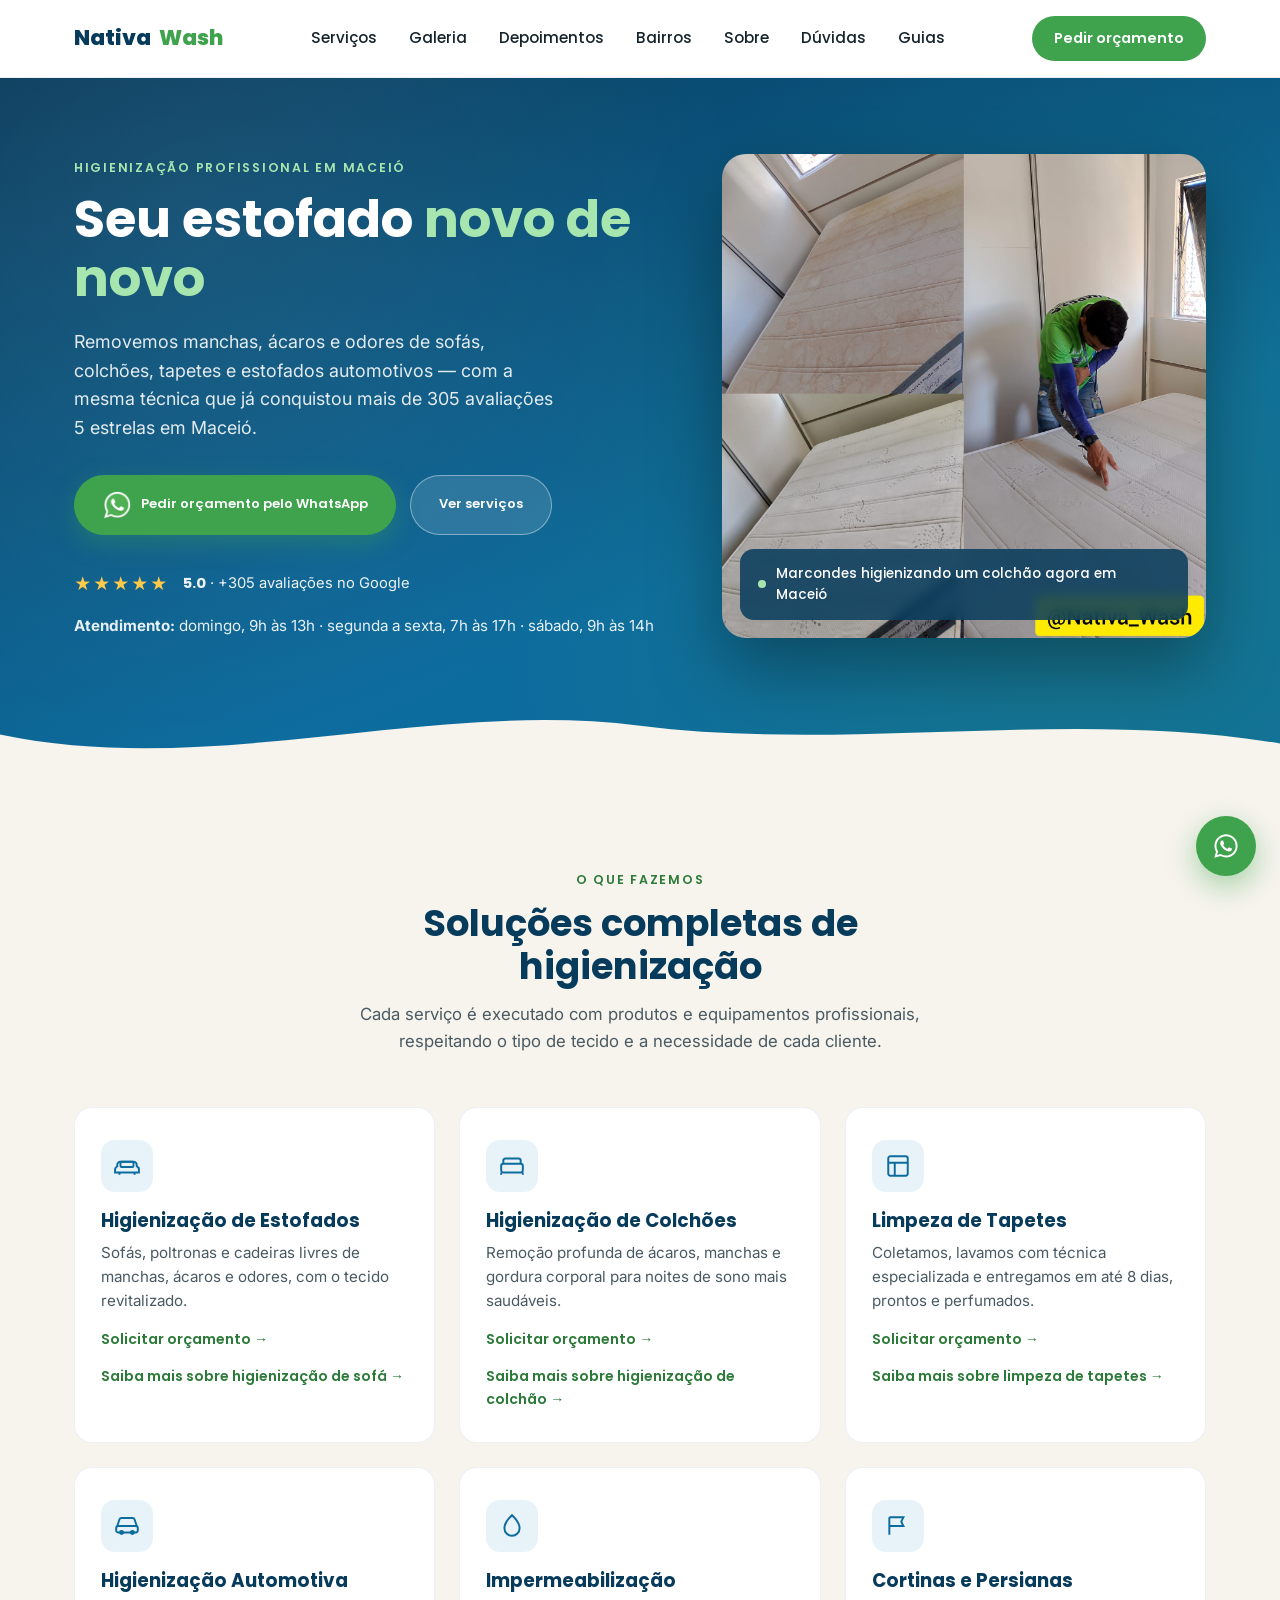
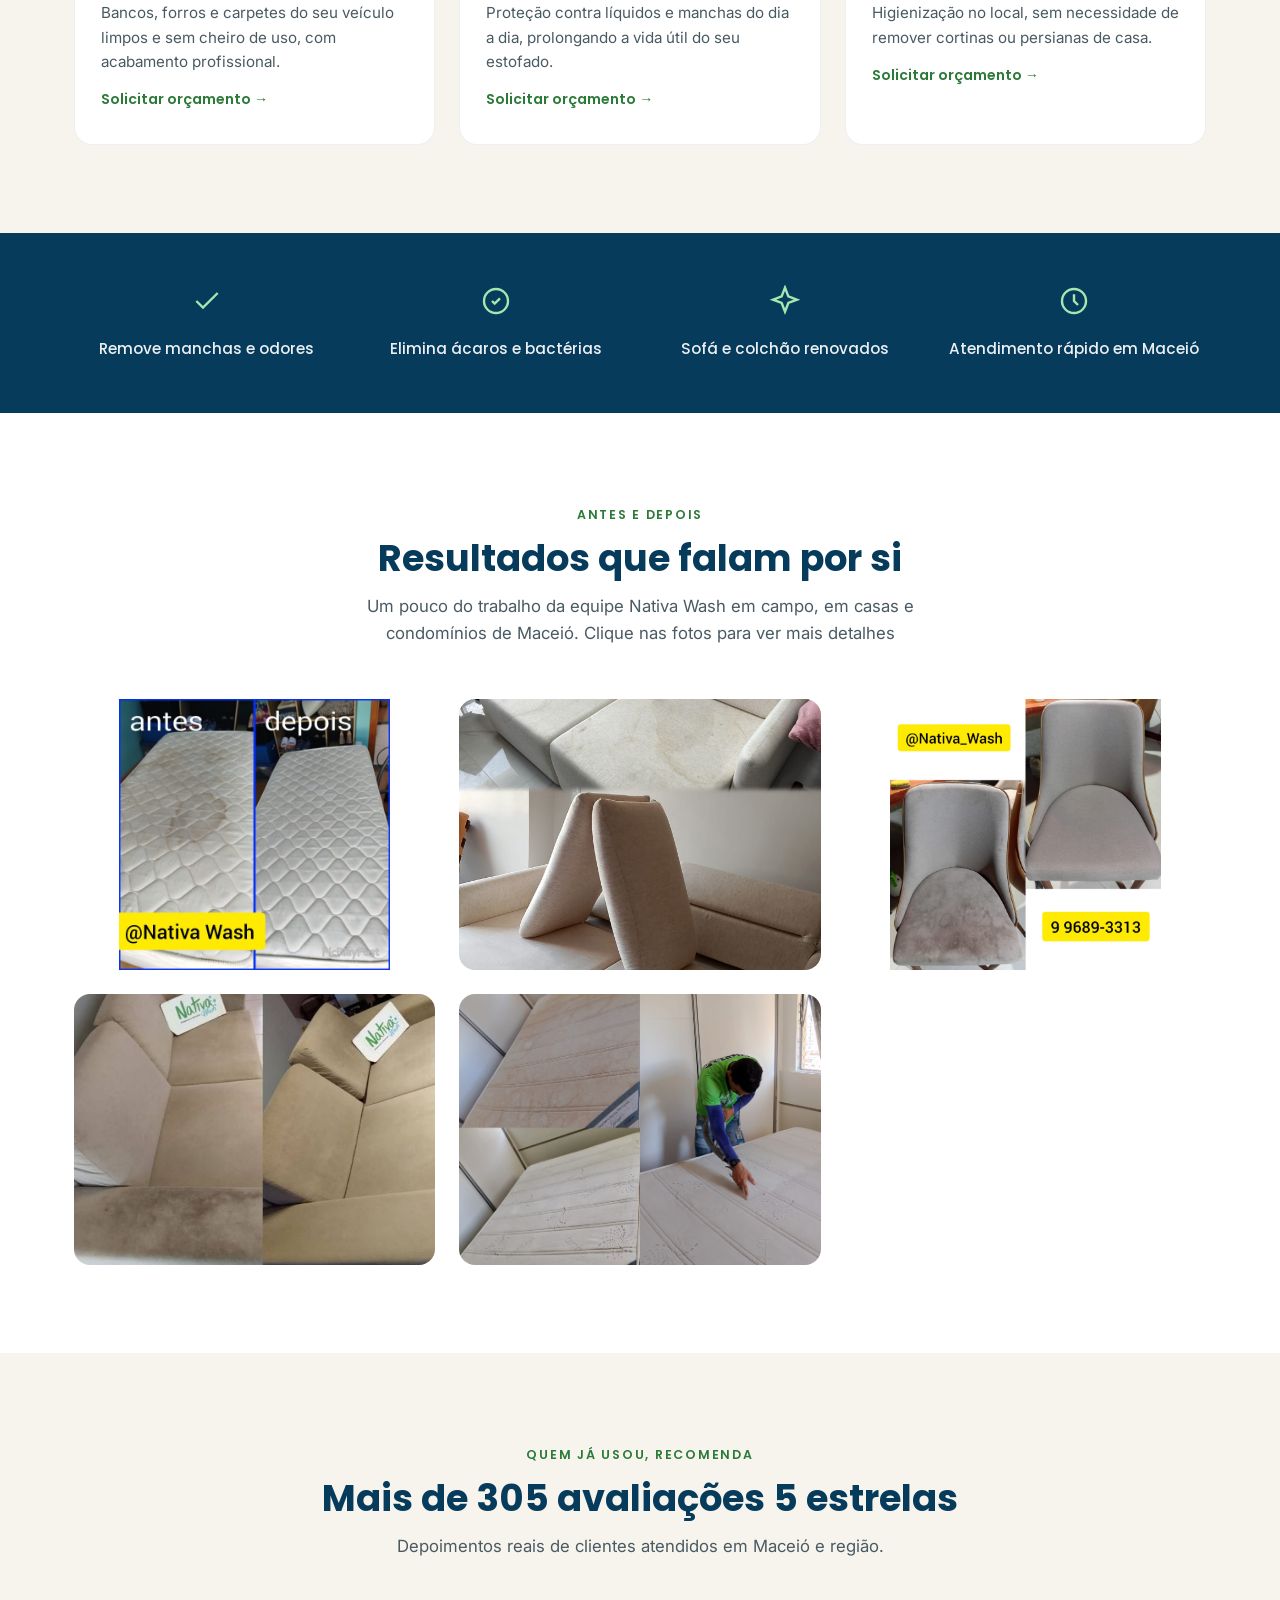
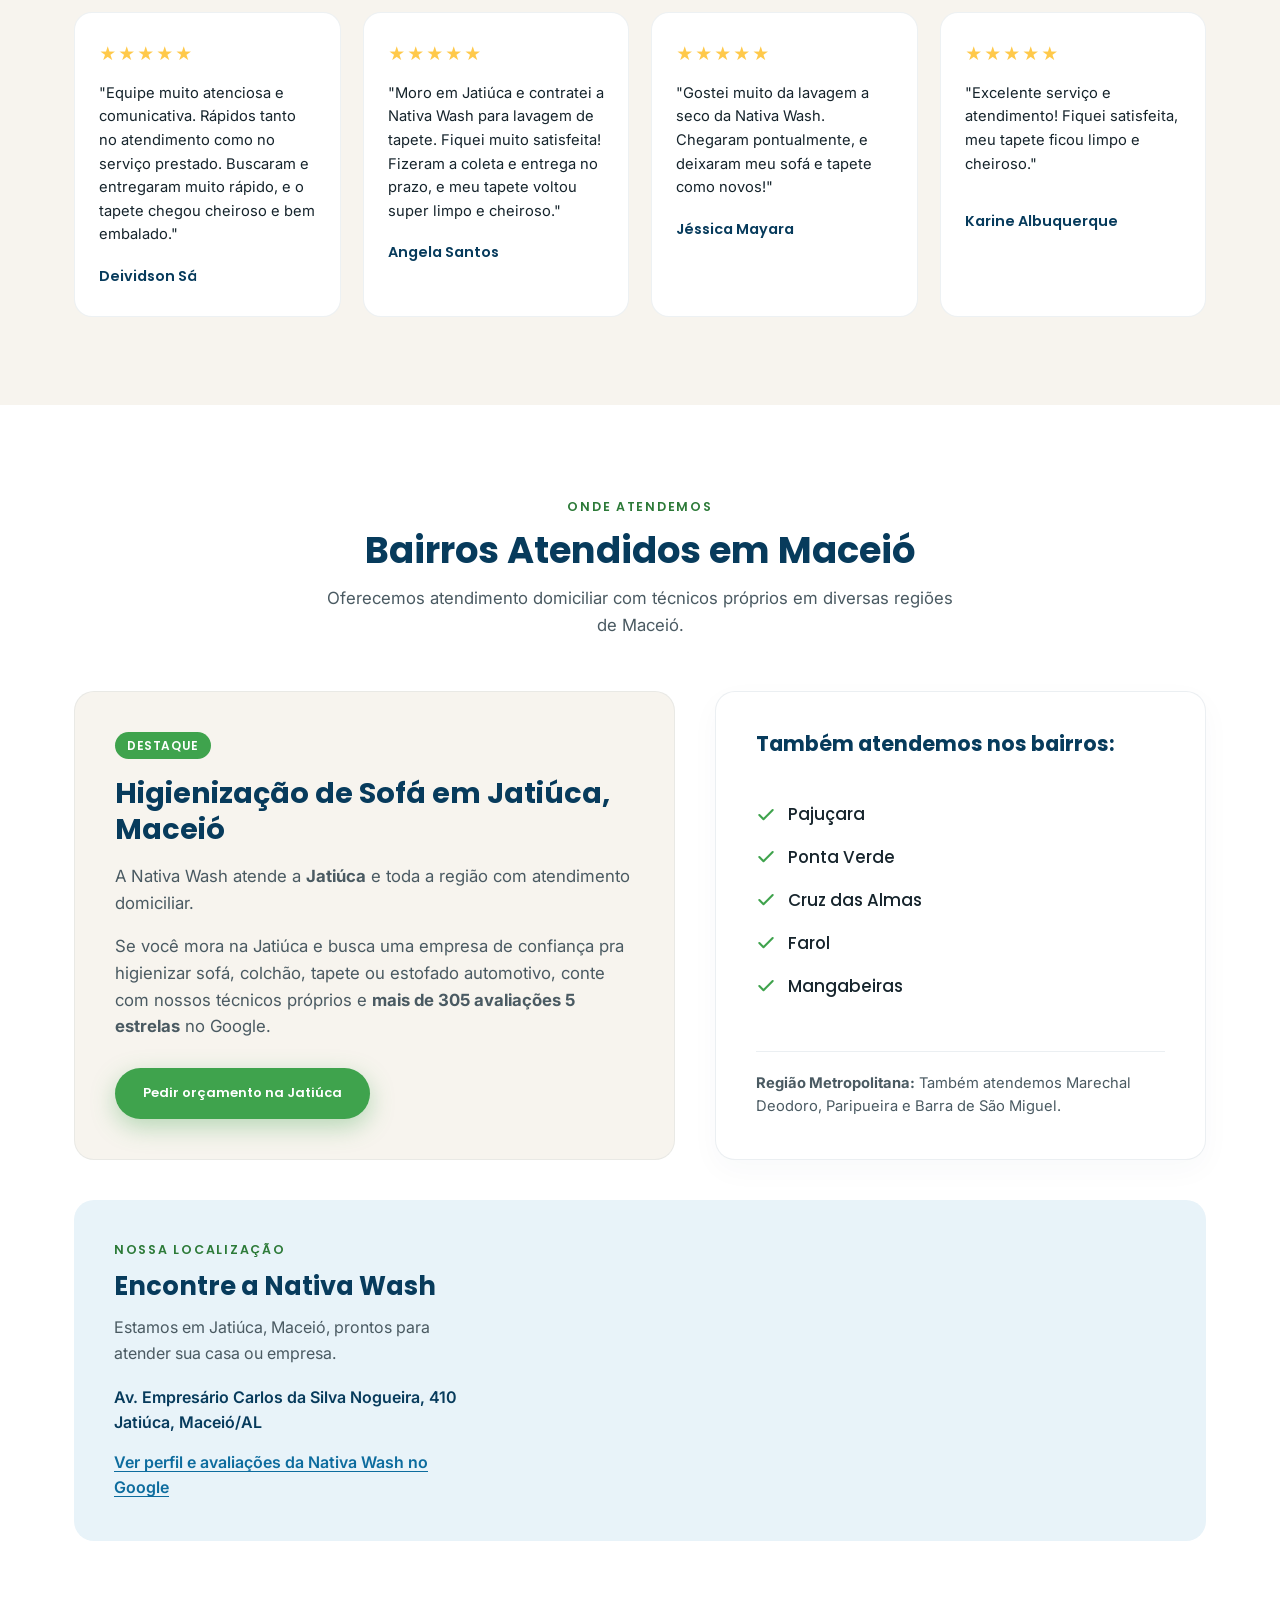
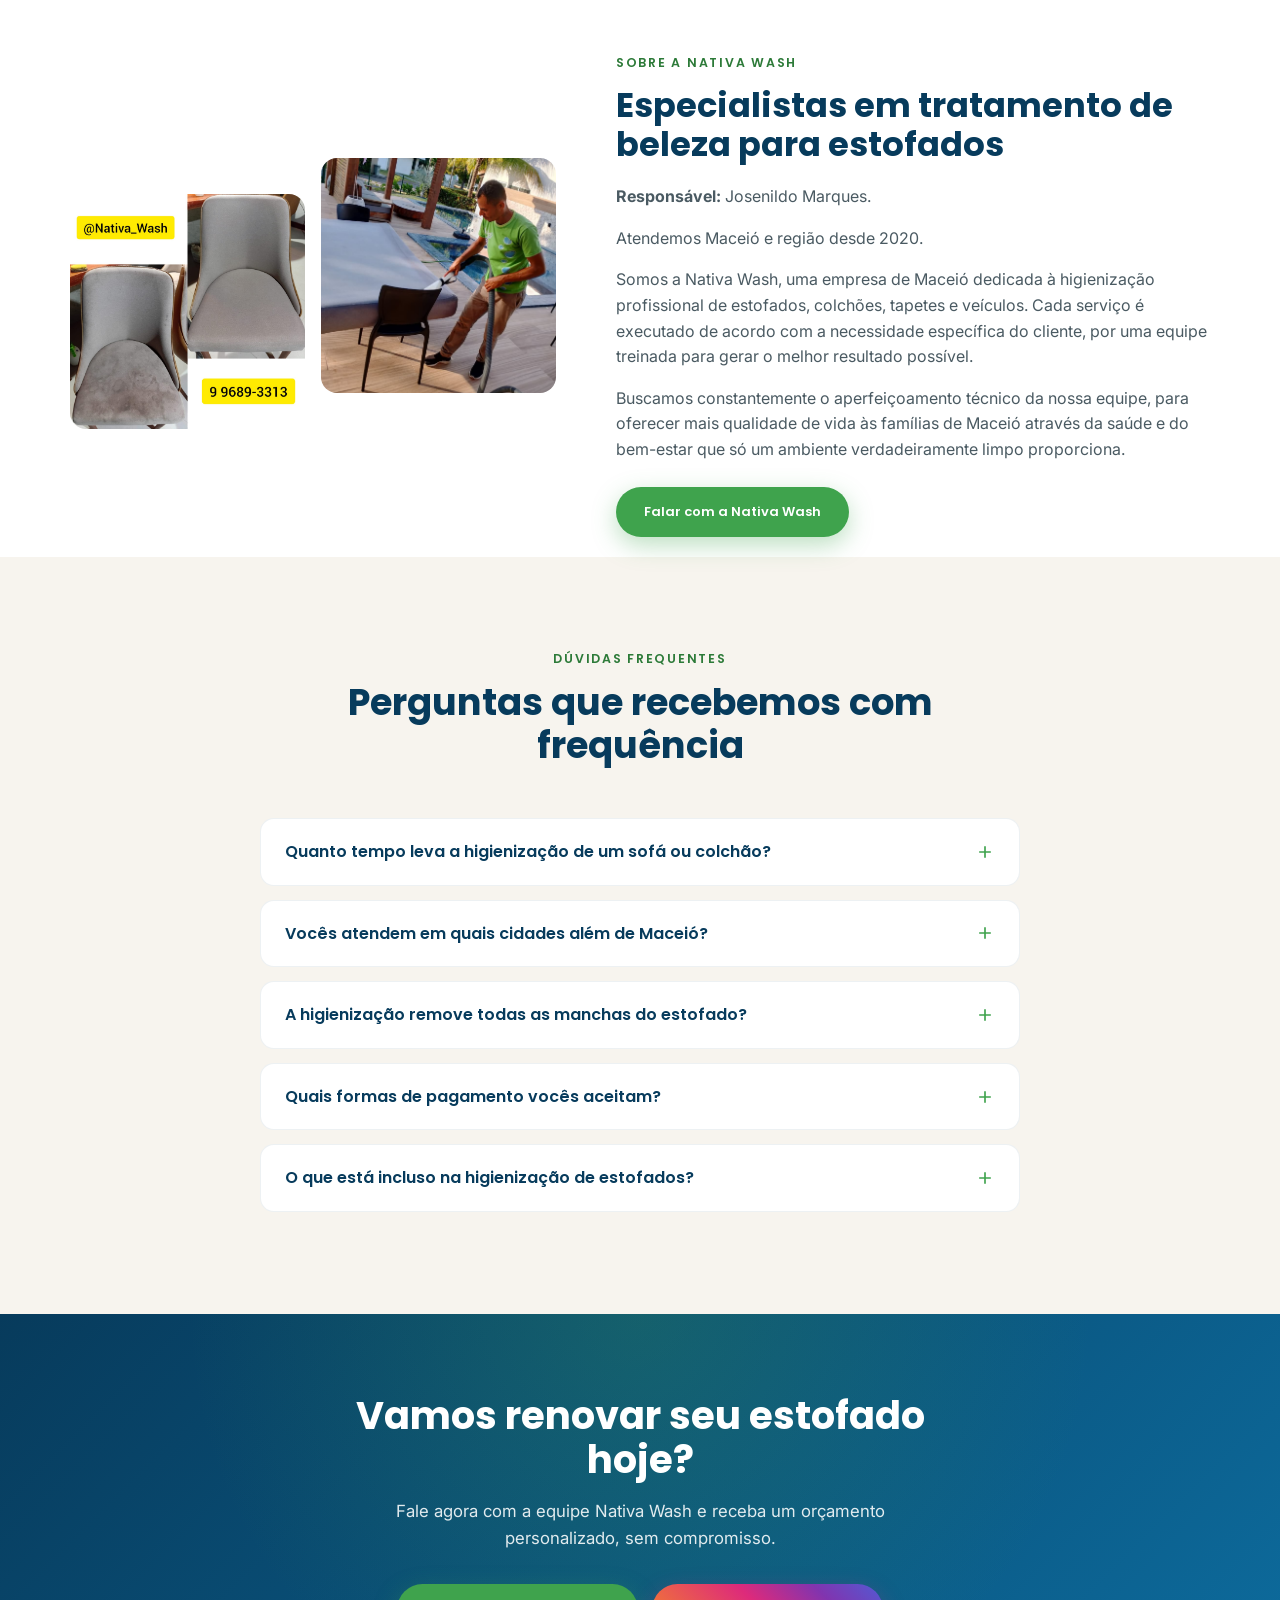
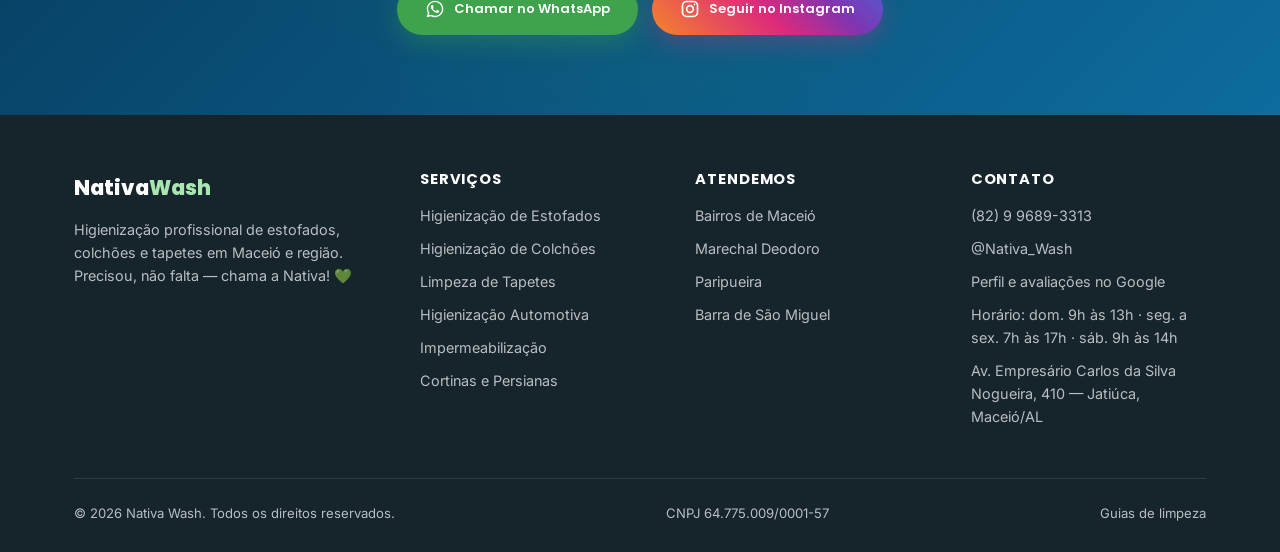
<file: index.html>
<!DOCTYPE html>
<html lang="pt-BR">
<head>
<meta charset="UTF-8">
<meta name="viewport" content="width=device-width, initial-scale=1.0">
<title>Nativa Wash | Limpeza de Sofá, Colchão e Tapetes em Maceió</title>
<meta name="description" content="Higienização profissional de sofás, colchões, tapetes, estofados automotivos e impermeabilização em Maceió, Marechal Deodoro, Paripueira e Barra de São Miguel. +305 avaliações 5 estrelas.">
<meta name="robots" content="index, follow">
<meta name="author" content="Nativa Wash">
<meta name="theme-color" content="#073B5C">
<link rel="canonical" href="https://nativa-wash.vercel.app/">

<meta property="og:type" content="website">
<meta property="og:url" content="https://nativa-wash.vercel.app/">
<meta property="og:title" content="Nativa Wash | Limpeza de Sofá, Colchão e Tapetes em Maceió">
<meta property="og:description" content="Seu estofado novo de novo! Higienização profissional que remove manchas, ácaros e odores. Atendimento em Maceió e região com mais de 305 avaliações 5 estrelas.">
<meta property="og:image" content="https://nativa-wash.vercel.app/images/foto_homem_limpando.jpeg">
<meta property="og:locale" content="pt_BR">
<meta property="og:site_name" content="Nativa Wash">

<meta property="twitter:card" content="summary_large_image">
<meta property="twitter:url" content="https://nativa-wash.vercel.app/">
<meta property="twitter:title" content="Nativa Wash | Limpeza de Sofá, Colchão e Tapetes em Maceió">
<meta property="twitter:description" content="Seu estofado novo de novo! Higienização profissional que remove manchas, ácaros e odores. Atendimento em Maceió e região com mais de 305 avaliações 5 estrelas.">
<meta property="twitter:image" content="https://nativa-wash.vercel.app/images/foto_homem_limpando.jpeg">

<link rel="stylesheet" href="style.css">

<link rel="preconnect" href="https://fonts.googleapis.com">
<link rel="preconnect" href="https://fonts.gstatic.com" crossorigin>
<link href="https://fonts.googleapis.com/css2?family=Poppins:wght@400;500;600;700;800&family=Inter:wght@400;500;600;700&display=swap" rel="stylesheet">


<script type="application/ld+json">
{
  "@context": "https://schema.org",
  "@type": "LocalBusiness",
  "@id": "https://nativa-wash.vercel.app/#negocio",
  "name": "Nativa Wash",
  "foundingDate": "2020",
  "image": "https://nativa-wash.vercel.app/images/foto_homem_limpando.jpeg",
  "description": "Higienização profissional de sofás, colchões, tapetes, cortinas, estofados automotivos e impermeabilização em Maceió e região.",
  "url": "https://nativa-wash.vercel.app/",
  "telephone": "+5582996893313",
  "priceRange": "R$27,50 - R$300",
  "serviceType": [
    "Higienização de estofados",
    "Higienização de colchões",
    "Limpeza de tapetes",
    "Higienização automotiva",
    "Impermeabilização de estofados",
    "Higienização de cortinas e persianas"
  ],
  "knowsAbout": [
    "Higienização profissional",
    "Remoção de manchas",
    "Neutralização de odores",
    "Impermeabilização de estofados"
  ],
  "currenciesAccepted": "BRL",
  "paymentAccepted": "Cartão, dinheiro e Pix",
  "address": {
    "@type": "PostalAddress",
    "streetAddress": "Av. Empresário Carlos da Silva Nogueira, 410",
    "addressLocality": "Maceió",
    "addressRegion": "AL",
    "addressCountry": "BR"
  },
  "geo": {
    "@type": "GeoCoordinates",
    "latitude": -9.6549,
    "longitude": -35.7089
  },
  "hasMap": "https://share.google/2tuWCux7ycDcpK3ou",
  "contactPoint": {
    "@type": "ContactPoint",
    "telephone": "+5582996893313",
    "contactType": "customer service",
    "areaServed": "BR",
    "availableLanguage": "pt-BR"
  },
  "areaServed": [
    {"@type": "City", "name": "Maceió", "containedInPlace": {"@type": "State", "name": "Alagoas"}},
    {"@type": "City", "name": "Marechal Deodoro", "containedInPlace": {"@type": "State", "name": "Alagoas"}},
    {"@type": "City", "name": "Paripueira", "containedInPlace": {"@type": "State", "name": "Alagoas"}},
    {"@type": "City", "name": "Barra de São Miguel", "containedInPlace": {"@type": "State", "name": "Alagoas"}}
  ],
  "openingHoursSpecification": [
    {
      "@type": "OpeningHoursSpecification",
      "dayOfWeek": "Sunday",
      "opens": "09:00",
      "closes": "13:00"
    },
    {
      "@type": "OpeningHoursSpecification",
      "dayOfWeek": ["Monday","Tuesday","Wednesday","Thursday","Friday"],
      "opens": "07:00",
      "closes": "17:00"
    },
    {
      "@type": "OpeningHoursSpecification",
      "dayOfWeek": "Saturday",
      "opens": "09:00",
      "closes": "14:00"
    }
  ],
  "sameAs": [
    "https://www.instagram.com/Nativa_Wash/",
    "https://share.google/2tuWCux7ycDcpK3ou"
  ],
  "aggregateRating": {
    "@type": "AggregateRating",
    "ratingValue": "5.0",
    "reviewCount": "305"
  },
  "review": [
    {
      "@type": "Review",
      "author": {"@type": "Person", "name": "Deividson Sá"},
      "reviewRating": {"@type": "Rating", "ratingValue": "5"},
      "reviewBody": "Equipe muito atenciosa e comunicativa. Rápidos tanto no atendimento como no serviço prestado. O tapete chegou muito cheiroso e bem embalado."
    },
    {
      "@type": "Review",
      "author": {"@type": "Person", "name": "Angela Santos"},
      "reviewRating": {"@type": "Rating", "ratingValue": "5"},
      "reviewBody": "Contratei a Nativa Wash para lavagem de tapete. Fizeram a coleta e entrega no prazo, e meu tapete voltou super limpo e cheiroso."
    },
    {
      "@type": "Review",
      "author": {"@type": "Person", "name": "Jéssica Mayara"},
      "reviewRating": {"@type": "Rating", "ratingValue": "5"},
      "reviewBody": "Gostei muito da lavagem a seco da Nativa Wash. Chegaram pontualmente, deixaram meu sofá e tapete como novos!"
    },
    {
      "@type": "Review",
      "author": {"@type": "Person", "name": "Karine Albuquerque"},
      "reviewRating": {"@type": "Rating", "ratingValue": "5"},
      "reviewBody": "Excelente serviço e atendimento! Satisfeita, meu tapete ficou limpo e cheiroso."
    }
  ]
}
</script>
<script type="application/ld+json">
{
  "@context": "https://schema.org",
  "@type": "FAQPage",
  "mainEntity": [
    {
      "@type": "Question",
      "name": "Quanto tempo leva a higienização de um sofá ou colchão?",
      "acceptedAnswer": {
        "@type": "Answer",
        "text": "A higienização de sofás e colchões é feita no local e leva em média de 1 a 2 horas, dependendo do tamanho e do tipo de tecido. Já os tapetes são recolhidos, lavados em nossa estrutura e devolvidos em até 8 dias."
      }
    },
    {
      "@type": "Question",
      "name": "Vocês atendem em quais cidades além de Maceió?",
      "acceptedAnswer": {
        "@type": "Answer",
        "text": "Além de Maceió, atendemos Marechal Deodoro, Paripueira e Barra de São Miguel."
      }
    },
    {
      "@type": "Question",
      "name": "A higienização remove todas as manchas do estofado?",
      "acceptedAnswer": {
        "@type": "Answer",
        "text": "Nosso processo faz o tratamento e remoção de manchas com produtos e técnicas profissionais, alcançando ótimos resultados na grande maioria dos casos. Manchas muito antigas ou em tecidos já desgastados podem ter remoção parcial, o que é avaliado antes do serviço."
      }
    },
    {
      "@type": "Question",
      "name": "Quais formas de pagamento vocês aceitam?",
      "acceptedAnswer": {
        "@type": "Answer",
        "text": "Aceitamos cartão, dinheiro e Pix, com condições à vista com desconto ou parcelado em até 3x."
      }
    },
    {
      "@type": "Question",
      "name": "O que está incluso na higienização de estofados?",
      "acceptedAnswer": {
        "@type": "Answer",
        "text": "O serviço inclui alvejamento do tecido, tratamento e remoção de manchas, higienização profunda e neutralização de odores, deixando o estofado limpo, renovado e livre de ácaros."
      }
    }
  ]
}
</script>

</head>
<body>
<header>
  <div class="nav-wrap">
    <a href="#" class="logo">Nativa<span>Wash</span></a>
    <button class="menu-toggle" aria-label="Abrir menu">
      <svg viewBox="0 0 24 24" fill="none" stroke="currentColor" stroke-width="2">
        <path d="M4 6h16M4 12h16M4 18h16" stroke-linecap="round"/>
      </svg>
    </button>
    <nav class="nav-links">
      <a href="#servicos">Serviços</a>
      <a href="#galeria">Galeria</a>
      <a href="#depoimentos">Depoimentos</a>
      <a href="#bairros">Bairros</a>
      <a href="#sobre">Sobre</a>
      <a href="#faq">Dúvidas</a>
      <a href="blog.html">Guias</a>
    </nav>
    <a href="https://wa.me/5582996893313?text=Ol%C3%A1!%20Quero%20um%20or%C3%A7amento%20de%20higieniza%C3%A7%C3%A3o." class="nav-cta">Pedir orçamento</a>
  </div>
</header>

<section class="hero">
  <div class="container hero-grid">
    <div>
      <span class="eyebrow" style="color:#A8E6B0;">Higienização profissional em Maceió</span>
      <h1>Seu estofado <em>novo de novo</em></h1>
      <p class="lead">Removemos manchas, ácaros e odores de sofás, colchões, tapetes e estofados automotivos — com a mesma técnica que já conquistou mais de 305 avaliações 5 estrelas em Maceió.</p>
      <div class="hero-ctas">
        <a href="https://wa.me/5582996893313?text=Ol%C3%A1!%20Quero%20um%20or%C3%A7amento%20de%20higieniza%C3%A7%C3%A3o." class="btn btn-primary">
          <img src="images/icons/whatsapp.ico" alt="logo whatsapp" width="30px">
          Pedir orçamento pelo WhatsApp
        </a>
        <a href="#servicos" class="btn btn-ghost">Ver serviços</a>
      </div>
      <div class="hero-trust">
        <span class="stars">★★★★★</span>
        <span><b>5.0</b> · +305 avaliações no Google</span>
      </div>
      <p class="business-hours"><strong>Atendimento:</strong> domingo, 9h às 13h · segunda a sexta, 7h às 17h · sábado, 9h às 14h</p>
    </div>
    <div class="hero-photo">
      <img src="images/foto_homem_limpando.jpeg" alt="Técnico da Nativa Wash higienizando colchão em Maceió" loading="eager">
      <div class="hero-photo-badge">
        <span class="dot"></span>
        Marcondes higienizando um colchão agora em Maceió
      </div>
    </div>
  </div>
  <div class="wave-divider">
    <svg viewBox="0 0 1440 90" preserveAspectRatio="none" xmlns="http://www.w3.org/2000/svg">
      <path d="M0,40 C240,90 480,0 720,30 C960,60 1200,10 1440,50 L1440,90 L0,90 Z" fill="#F7F4EE"/>
    </svg>
  </div>
</section>

<section id="servicos" class="services-section">
  <div class="container">
    <div class="section-head">
      <span class="eyebrow">O que fazemos</span>
      <h2>Soluções completas de higienização</h2>
      <p>Cada serviço é executado com produtos e equipamentos profissionais, respeitando o tipo de tecido e a necessidade de cada cliente.</p>
    </div>
    <div class="services-grid">

      <div class="service-card">
        <div class="service-icon"><svg viewBox="0 0 24 24" fill="none" stroke="currentColor" stroke-width="1.8"><path d="M3 13v-2a3 3 0 0 1 3-3h12a3 3 0 0 1 3 3v2"/><path d="M3 13a2 2 0 0 0-2 2v3h22v-3a2 2 0 0 0-2-2"/><path d="M5 18v2M19 18v2"/><rect x="6" y="8" width="12" height="5" rx="1"/></svg></div>
        <h3>Higienização de Estofados</h3>
        <p>Sofás, poltronas e cadeiras livres de manchas, ácaros e odores, com o tecido revitalizado.</p>
        <a href="https://wa.me/5582996893313?text=Quero%20or%C3%A7amento%20para%20higieniza%C3%A7%C3%A3o%20de%20estofado">Solicitar orçamento →</a>
        <a href="higienizacao-de-sofa.html">Saiba mais sobre higienização de sofá →</a>
      </div>
 
      <div class="service-card">
        <div class="service-icon"><svg viewBox="0 0 24 24" fill="none" stroke="currentColor" stroke-width="1.8"><rect x="2" y="10" width="20" height="8" rx="2"/><path d="M4 10V7a2 2 0 0 1 2-2h12a2 2 0 0 1 2 2v3"/><path d="M2 18v2M22 18v2"/></svg></div>
        <h3>Higienização de Colchões</h3>
        <p>Remoção profunda de ácaros, manchas e gordura corporal para noites de sono mais saudáveis.</p>
        <a href="https://wa.me/5582996893313?text=Quero%20or%C3%A7amento%20para%20higieniza%C3%A7%C3%A3o%20de%20colch%C3%A3o">Solicitar orçamento →</a>
        <a href="higienizacao-de-colchao.html">Saiba mais sobre higienização de colchão →</a>
      </div>
 
      <div class="service-card">
        <div class="service-icon"><svg viewBox="0 0 24 24" fill="none" stroke="currentColor" stroke-width="1.8"><rect x="3" y="3" width="18" height="18" rx="2"/><path d="M3 9h18M9 21V9"/></svg></div>
        <h3>Limpeza de Tapetes</h3>
        <p>Coletamos, lavamos com técnica especializada e entregamos em até 8 dias, prontos e perfumados.</p>
        <a href="https://wa.me/5582996893313?text=Quero%20or%C3%A7amento%20para%20limpeza%20de%20tapete">Solicitar orçamento →</a>
        <a href="limpeza-de-tapetes.html">Saiba mais sobre limpeza de tapetes →</a>
      </div>
 
      <div class="service-card">
        <div class="service-icon"><svg viewBox="0 0 24 24" fill="none" stroke="currentColor" stroke-width="1.8"><path d="M3 12l2-6a2 2 0 0 1 2-1.4h10a2 2 0 0 1 2 1.4l2 6"/><rect x="2" y="12" width="20" height="6" rx="2"/><circle cx="7" cy="18" r="1.4"/><circle cx="17" cy="18" r="1.4"/></svg></div>
        <h3>Higienização Automotiva</h3>
        <p>Bancos, forros e carpetes do seu veículo limpos e sem cheiro de uso, com acabamento profissional.</p>
        <a href="https://wa.me/5582996893313?text=Quero%20or%C3%A7amento%20para%20higieniza%C3%A7%C3%A3o%20automotiva">Solicitar orçamento →</a>
      </div>
 
      <div class="service-card">
        <div class="service-icon"><svg viewBox="0 0 24 24" fill="none" stroke="currentColor" stroke-width="1.8"><path d="M12 2s7 6.5 7 12a7 7 0 0 1-14 0c0-5.5 7-12 7-12z"/></svg></div>
        <h3>Impermeabilização</h3>
        <p>Proteção contra líquidos e manchas do dia a dia, prolongando a vida útil do seu estofado.</p>
        <a href="https://wa.me/5582996893313?text=Quero%20or%C3%A7amento%20para%20impermeabiliza%C3%A7%C3%A3o">Solicitar orçamento →</a>
      </div>
 
      <div class="service-card">
        <div class="service-icon"><svg viewBox="0 0 24 24" fill="none" stroke="currentColor" stroke-width="1.8"><path d="M4 4v16M4 4h13l-2 4 2 4H4"/></svg></div>
        <h3>Cortinas e Persianas</h3>
        <p>Higienização no local, sem necessidade de remover cortinas ou persianas de casa.</p>
        <a href="https://wa.me/5582996893313?text=Quero%20or%C3%A7amento%20para%20cortinas%20e%20persianas">Solicitar orçamento →</a>
      </div>

    </div>
  </div>
</section>

<div class="benefits">
  <div class="container benefits-grid">
    <div class="benefit-item">
      <svg viewBox="0 0 24 24" fill="none" stroke="currentColor" stroke-width="1.8"><path d="M20 6L9 17l-5-5"/></svg>
      <p>Remove manchas e odores</p>
    </div>
    <div class="benefit-item">
      <svg viewBox="0 0 24 24" fill="none" stroke="currentColor" stroke-width="1.8"><circle cx="12" cy="12" r="9"/><path d="M9 12l2 2 4-4"/></svg>
      <p>Elimina ácaros e bactérias</p>
    </div>
    <div class="benefit-item">
      <svg viewBox="0 0 24 24" fill="none" stroke="currentColor" stroke-width="1.8"><path d="M12 2l2.5 6.5L21 11l-6.5 2.5L12 20l-2.5-6.5L3 11l6.5-2.5z"/></svg>
      <p>Sofá e colchão renovados</p>
    </div>
    <div class="benefit-item">
      <svg viewBox="0 0 24 24" fill="none" stroke="currentColor" stroke-width="1.8"><circle cx="12" cy="12" r="9"/><path d="M12 7v5l3 3"/></svg>
      <p>Atendimento rápido em Maceió</p>
    </div>
  </div>
</div>

<section id="galeria">
  <div class="container">
    <div class="section-head">
      <span class="eyebrow">Antes e depois</span>
      <h2>Resultados que falam por si</h2>
      <p>Um pouco do trabalho da equipe Nativa Wash em campo, em casas e condomínios de Maceió. Clique nas fotos para ver mais detalhes</p>
    </div>
    <div class="gallery-masonry">
      <a href="images/colchao.jpeg" target="_blank" class="gallery-image-full" data-label="Colchão: mancha removida por completo">
        <img src="images/colchao.jpeg" alt="Colchão antes e depois da higienização, mancha removida" loading="lazy">
      </a>
      <a href="images/foto_sofa.jpeg" target="_blank" data-label="Sofá: manchas removidas">
        <img src="images/foto_sofa.jpeg" alt="Sofá bege antes e depois da limpeza profissional" loading="lazy">
      </a>
      <a href="images/cadeira.jpeg" target="_blank" class="gallery-image-full" data-label="Cadeira de jantar renovada">
        <img src="images/cadeira.jpeg" alt="Cadeira de jantar antes e depois da higienização" loading="lazy">
      </a>
      <a href="images/foto_resultado3.jpeg" target="_blank" data-label="Higienização de estofado de área externa">
        <img src="images/foto_resultado3.jpeg" alt="Técnico da Nativa Wash higienizando estofado em área de piscina" loading="lazy">
      </a>
      <a href="images/foto_homem_limpando.jpeg" target="_blank" data-label="Colchão sendo higienizado em Maceió">
        <img src="images/foto_homem_limpando.jpeg" alt="Técnico Marcondes higienizando colchão com extratora" loading="lazy">
      </a>
    </div>
  </div>
</section>

<section id="depoimentos" class="testimonials-section">
  <div class="container">
    <div class="section-head">
      <span class="eyebrow">Quem já usou, recomenda</span>
      <h2>Mais de 305 avaliações 5 estrelas</h2>
      <p>Depoimentos reais de clientes atendidos em Maceió e região.</p>
    </div>
    <div class="testimonial-grid">
      <div class="testimonial-card">
        <span class="stars">★★★★★</span>
        <p>"Equipe muito atenciosa e comunicativa. Rápidos tanto no atendimento como no serviço prestado. Buscaram e entregaram muito rápido, e o tapete chegou cheiroso e bem embalado."</p>
        <div class="testimonial-name">Deividson Sá</div>
      </div>
      <div class="testimonial-card">
        <span class="stars">★★★★★</span>
        <p>"Moro em Jatiúca e contratei a Nativa Wash para lavagem de tapete. Fiquei muito satisfeita! Fizeram a coleta e entrega no prazo, e meu tapete voltou super limpo e cheiroso."</p>
        <div class="testimonial-name">Angela Santos</div>
      </div>
      <div class="testimonial-card">
        <span class="stars">★★★★★</span>
        <p>"Gostei muito da lavagem a seco da Nativa Wash. Chegaram pontualmente, e deixaram meu sofá e tapete como novos!"</p>
        <div class="testimonial-name">Jéssica Mayara</div>
      </div>
      <div class="testimonial-card">
        <span class="stars">★★★★★</span>
        <p>"Excelente serviço e atendimento! Fiquei satisfeita, meu tapete ficou limpo e cheiroso."</p>
        <div class="testimonial-name">Karine Albuquerque</div>
      </div>
    </div>
  </div>
</section>

<section id="bairros" class="neighborhoods-section">
  <div class="container">
    <div class="section-head">
      <span class="eyebrow">Onde Atendemos</span>
      <h2>Bairros Atendidos em Maceió</h2>
      <p>Oferecemos atendimento domiciliar com técnicos próprios em diversas regiões de Maceió.</p>
    </div>
    <div class="neighborhoods-grid">
      <div class="neighborhood-highlight">
        <div class="badge-district">Destaque</div>
        <h3>Higienização de Sofá em Jatiúca, Maceió</h3>
        <p class="desc-p">A Nativa Wash atende a <strong>Jatiúca</strong> e toda a região com atendimento domiciliar.</p>
        <p class="desc-p">Se você mora na Jatiúca e busca uma empresa de confiança pra higienizar sofá, colchão, tapete ou estofado automotivo, conte com nossos técnicos próprios e <strong>mais de 305 avaliações 5 estrelas</strong> no Google.</p>
        <a href="https://wa.me/5582996893313?text=Ol%C3%A1!%20Moro%20na%20Jati%C3%BAca%20e%20gostaria%20de%20um%20or%C3%A7amento%20de%20higieniza%C3%A7%C3%A3o." class="btn btn-primary">
          Pedir orçamento na Jatiúca
        </a>
      </div>
      <div class="neighborhoods-list-card">
        <h3>Também atendemos nos bairros:</h3>
        <ul class="districts-list">
          <li>
            <svg viewBox="0 0 24 24" fill="none" stroke="currentColor" stroke-width="2.5"><path d="M20 6L9 17l-5-5" stroke-linecap="round" stroke-linejoin="round"/></svg>
            <span>Pajuçara</span>
          </li>
          <li>
            <svg viewBox="0 0 24 24" fill="none" stroke="currentColor" stroke-width="2.5"><path d="M20 6L9 17l-5-5" stroke-linecap="round" stroke-linejoin="round"/></svg>
            <span>Ponta Verde</span>
          </li>
          <li>
            <svg viewBox="0 0 24 24" fill="none" stroke="currentColor" stroke-width="2.5"><path d="M20 6L9 17l-5-5" stroke-linecap="round" stroke-linejoin="round"/></svg>
            <span>Cruz das Almas</span>
          </li>
          <li>
            <svg viewBox="0 0 24 24" fill="none" stroke="currentColor" stroke-width="2.5"><path d="M20 6L9 17l-5-5" stroke-linecap="round" stroke-linejoin="round"/></svg>
            <span>Farol</span>
          </li>
          <li>
            <svg viewBox="0 0 24 24" fill="none" stroke="currentColor" stroke-width="2.5"><path d="M20 6L9 17l-5-5" stroke-linecap="round" stroke-linejoin="round"/></svg>
            <span>Mangabeiras</span>
          </li>
        </ul>
        <div class="other-cities-note">
          <p><strong>Região Metropolitana:</strong> Também atendemos Marechal Deodoro, Paripueira e Barra de São Miguel.</p>
        </div>
      </div>
    </div>
    <div class="neighborhood-map">
      <div class="neighborhood-map-info">
        <span class="eyebrow">Nossa localização</span>
        <h3>Encontre a Nativa Wash</h3>
        <p>Estamos em Jatiúca, Maceió, prontos para atender sua casa ou empresa.</p>
        <address>Av. Empresário Carlos da Silva Nogueira, 410<br>Jatiúca, Maceió/AL</address>
        <a class="map-reviews-link" href="https://share.google/2tuWCux7ycDcpK3ou" target="_blank" rel="noopener">Ver perfil e avaliações da Nativa Wash no Google</a>
      </div>
      <iframe
        src="https://www.google.com/maps?q=Nativa+Wash,+Av.+Empres%C3%A1rio+Carlos+da+Silva+Nogueira,+410,+Jati%C3%BAca,+Macei%C3%B3,+AL&output=embed"
        title="Localização da Nativa Wash no Google Maps"
        loading="lazy"
        allowfullscreen=""
        referrerpolicy="strict-origin-when-cross-origin"></iframe>
    </div>
  </div>
</section>

<section id="sobre" class="container about-section">
  <div class="about-images">
    <img src="images/cadeira.jpeg" alt="Cadeira higienizada pela Nativa Wash" loading="lazy">
    <img src="images/equipe.jpeg" alt="Equipe Nativa Wash em atendimento" loading="lazy">
  </div>
  <div class="about-text">
    <span class="eyebrow">Sobre a Nativa Wash</span>
    <h2>Especialistas em tratamento de beleza para estofados</h2>
    <p><strong>Responsável:</strong> Josenildo Marques.</p>
    <p>Atendemos Maceió e região desde 2020.</p>
    <p>Somos a Nativa Wash, uma empresa de Maceió dedicada à higienização profissional de estofados, colchões, tapetes e veículos. Cada serviço é executado de acordo com a necessidade específica do cliente, por uma equipe treinada para gerar o melhor resultado possível.</p>
    <p>Buscamos constantemente o aperfeiçoamento técnico da nossa equipe, para oferecer mais qualidade de vida às famílias de Maceió através da saúde e do bem-estar que só um ambiente verdadeiramente limpo proporciona.</p>
    <a href="https://wa.me/5582996893313" class="btn btn-primary" style="background:var(--green); margin-top:8px;">Falar com a Nativa Wash</a>
  </div>
</section>

<section id="faq" class="faq-section">
  <div class="container">
    <div class="section-head">
      <span class="eyebrow">Dúvidas frequentes</span>
      <h2>Perguntas que recebemos com frequência</h2>
    </div>
    <div class="faq-list">

      <div class="faq-item">
        <div class="faq-question">Quanto tempo leva a higienização de um sofá ou colchão?
          <svg viewBox="0 0 24 24" fill="none" stroke="currentColor" stroke-width="2"><path d="M12 5v14M5 12h14"/></svg>
        </div>
        <div class="faq-answer">A higienização de sofás e colchões é feita no local e leva em média de 1 a 2 horas, dependendo do tamanho e do tipo de tecido. Já os tapetes são recolhidos, lavados em nossa estrutura e devolvidos em até 8 dias.</div>
      </div>

      <div class="faq-item">
        <div class="faq-question">Vocês atendem em quais cidades além de Maceió?
          <svg viewBox="0 0 24 24" fill="none" stroke="currentColor" stroke-width="2"><path d="M12 5v14M5 12h14"/></svg>
        </div>
        <div class="faq-answer">Além de Maceió, atendemos Marechal Deodoro, Paripueira e Barra de São Miguel.</div>
      </div>

      <div class="faq-item">
        <div class="faq-question">A higienização remove todas as manchas do estofado?
          <svg viewBox="0 0 24 24" fill="none" stroke="currentColor" stroke-width="2"><path d="M12 5v14M5 12h14"/></svg>
        </div>
        <div class="faq-answer">Nosso processo faz o tratamento e remoção de manchas com produtos e técnicas profissionais, alcançando ótimos resultados na grande maioria dos casos. Manchas muito antigas ou em tecidos já desgastados podem ter remoção parcial, o que avaliamos antes do serviço.</div>
      </div>

      <div class="faq-item">
        <div class="faq-question">Quais formas de pagamento vocês aceitam?
          <svg viewBox="0 0 24 24" fill="none" stroke="currentColor" stroke-width="2"><path d="M12 5v14M5 12h14"/></svg>
        </div>
        <div class="faq-answer">Aceitamos cartão, dinheiro e Pix, com condições à vista com desconto ou parcelado em até 3x.</div>
      </div>

      <div class="faq-item">
        <div class="faq-question">O que está incluso na higienização de estofados?
          <svg viewBox="0 0 24 24" fill="none" stroke="currentColor" stroke-width="2"><path d="M12 5v14M5 12h14"/></svg>
        </div>
        <div class="faq-answer">O serviço inclui alvejamento do tecido, tratamento e remoção de manchas, higienização profunda e neutralização de odores, deixando o estofado limpo, renovado e livre de ácaros.</div>
      </div>

    </div>
  </div>
</section>

<section class="final-cta">
  <div class="container final-cta-inner">
    <h2>Vamos renovar seu estofado hoje?</h2>
    <p>Fale agora com a equipe Nativa Wash e receba um orçamento personalizado, sem compromisso.</p>
    <div class="final-cta-actions">
      <a href="https://wa.me/5582996893313?text=Ol%C3%A1!%20Quero%20um%20or%C3%A7amento%20de%20higieniza%C3%A7%C3%A3o." class="btn btn-primary">
        <svg width="20" height="20" viewBox="0 0 24 24" fill="currentColor"><path d="M12.04 2C6.58 2 2.13 6.45 2.13 11.91c0 1.75.46 3.45 1.32 4.95L2.05 22l5.25-1.38a9.9 9.9 0 0 0 4.74 1.21h.01c5.46 0 9.9-4.45 9.9-9.91 0-2.65-1.03-5.13-2.9-7C17.18 3.03 14.69 2 12.04 2m0 1.67c2.2 0 4.27.86 5.82 2.42a8.19 8.19 0 0 1 2.41 5.82c0 4.53-3.7 8.24-8.24 8.24a8.2 8.2 0 0 1-4.19-1.15l-.3-.18-3.12.82.83-3.04-.2-.31a8.18 8.18 0 0 1-1.26-4.38c0-4.54 3.7-8.24 8.25-8.24M8.53 7.33c-.16 0-.43.06-.66.31s-.87.86-.87 2.07.9 2.4 1.02 2.56c.12.17 1.75 2.67 4.25 3.74.59.26 1.06.41 1.42.52.6.19 1.14.16 1.57.1.48-.07 1.46-.6 1.67-1.18s.21-1.07.15-1.18-.23-.16-.48-.28-1.47-.72-1.7-.81-.4-.13-.56.13-.64.81-.78.97-.29.19-.54.06a6.8 6.8 0 0 1-2-1.23 7.5 7.5 0 0 1-1.38-1.72c-.14-.25-.01-.38.11-.5.11-.11.25-.29.37-.43.12-.15.16-.25.24-.42.08-.16.04-.31-.02-.43s-.56-1.35-.77-1.85c-.2-.48-.4-.42-.56-.42z"/></svg>
        Chamar no WhatsApp
      </a>
      <a href="https://www.instagram.com/Nativa_Wash/" class="btn btn-instagram" target="_blank" rel="noopener" aria-label="Acessar o Instagram da Nativa Wash">
        <svg width="20" height="20" viewBox="0 0 24 24" fill="none" stroke="currentColor" stroke-width="2"><rect x="3" y="3" width="18" height="18" rx="5"/><circle cx="12" cy="12" r="4"/><circle cx="17.5" cy="6.5" r="1" fill="currentColor" stroke="none"/></svg>
        Seguir no Instagram
      </a>
    </div>
  </div>
</section>

<footer>
  <div class="container">
    <div class="footer-grid">
      <div>
        <div class="footer-logo">Nativa<span>Wash</span></div>
        <p style="font-size:0.9rem; max-width:280px;">Higienização profissional de estofados, colchões e tapetes em Maceió e região. Precisou, não falta — chama a Nativa! 💚</p>
      </div>
      <div>
        <h4>Serviços</h4>
        <ul>
          <li><a href="higienizacao-de-sofa.html">Higienização de Estofados</a></li>
          <li><a href="higienizacao-de-colchao.html">Higienização de Colchões</a></li>
          <li><a href="limpeza-de-tapetes.html">Limpeza de Tapetes</a></li>
          <li><a href="#servicos">Higienização Automotiva</a></li>
          <li><a href="#servicos">Impermeabilização</a></li>
          <li><a href="#servicos">Cortinas e Persianas</a></li>
        </ul>
      </div>
      <div>
        <h4>Atendemos</h4>
        <ul>
          <li><a href="bairros-atendidos.html">Bairros de Maceió</a></li>
          <li><a href="cidades-atendidas.html">Marechal Deodoro</a></li>
          <li><a href="cidades-atendidas.html">Paripueira</a></li>
          <li><a href="cidades-atendidas.html">Barra de São Miguel</a></li>
        </ul>
      </div>
      <div>
        <h4>Contato</h4>
        <ul>
          <li><a href="https://wa.me/5582996893313" target="_blank" rel="noopener">(82) 9 9689-3313</a></li>
          <li><a href="https://www.instagram.com/Nativa_Wash/" target="_blank" rel="noopener">@Nativa_Wash</a></li>
          <li><a href="https://share.google/2tuWCux7ycDcpK3ou" target="_blank" rel="noopener">Perfil e avaliações no Google</a></li>
          <li>Horário: dom. 9h às 13h · seg. a sex. 7h às 17h · sáb. 9h às 14h</li>
          <li>Av. Empresário Carlos da Silva Nogueira, 410 — Jatiúca, Maceió/AL</li>
        </ul>
      </div>
    </div>
    <div class="footer-bottom">
      <span>© 2026 Nativa Wash. Todos os direitos reservados.</span>
      <span>CNPJ 64.775.009/0001-57</span>
      <span><a href="blog.html">Guias de limpeza</a></span>
    </div>
  </div>
</footer>

<a href="https://wa.me/5582996893313?text=Ol%C3%A1!%20Quero%20um%20or%C3%A7amento%20de%20higieniza%C3%A7%C3%A3o." class="wa-float" aria-label="Falar no WhatsApp" target="_blank" rel="noopener">
  <svg viewBox="0 0 24 24" fill="currentColor"><path d="M12.04 2C6.58 2 2.13 6.45 2.13 11.91c0 1.75.46 3.45 1.32 4.95L2.05 22l5.25-1.38a9.9 9.9 0 0 0 4.74 1.21h.01c5.46 0 9.9-4.45 9.9-9.91 0-2.65-1.03-5.13-2.9-7C17.18 3.03 14.69 2 12.04 2m0 1.67c2.2 0 4.27.86 5.82 2.42a8.19 8.19 0 0 1 2.41 5.82c0 4.53-3.7 8.24-8.24 8.24a8.2 8.2 0 0 1-4.19-1.15l-.3-.18-3.12.82.83-3.04-.2-.31a8.18 8.18 0 0 1-1.26-4.38c0-4.54 3.7-8.24 8.25-8.24M8.53 7.33c-.16 0-.43.06-.66.31s-.87.86-.87 2.07.9 2.4 1.02 2.56c.12.17 1.75 2.67 4.25 3.74.59.26 1.06.41 1.42.52.6.19 1.14.16 1.57.1.48-.07 1.46-.6 1.67-1.18s.21-1.07.15-1.18-.23-.16-.48-.28-1.47-.72-1.7-.81-.4-.13-.56.13-.64.81-.78.97-.29.19-.54.06a6.8 6.8 0 0 1-2-1.23 7.5 7.5 0 0 1-1.38-1.72c-.14-.25-.01-.38.11-.5.11-.11.25-.29.37-.43.12-.15.16-.25.24-.42.08-.16.04-.31-.02-.43s-.56-1.35-.77-1.85c-.2-.48-.4-.42-.56-.42z"/></svg>
</a>

<!-- Lightbox Modal -->
<div id="lightbox" class="lightbox-modal" aria-hidden="true" role="dialog">
  <span class="lightbox-close" aria-label="Fechar visualizador">&times;</span>
  <img class="lightbox-content" id="lightbox-img" alt="Imagem ampliada">
  <div id="lightbox-caption"></div>
</div>

<script>
// FAQ Accordion
document.querySelectorAll('.faq-question').forEach(function(q){
  q.addEventListener('click', function(){
    var item = q.closest('.faq-item');
    var wasOpen = item.classList.contains('open');
    document.querySelectorAll('.faq-item').forEach(function(i){ i.classList.remove('open'); });
    if(!wasOpen){ item.classList.add('open'); }
  });
});

// Mobile Menu Toggle
const menuToggle = document.querySelector('.menu-toggle');
const navLinks = document.querySelector('.nav-links');

if (menuToggle && navLinks) {
  menuToggle.addEventListener('click', function() {
    navLinks.classList.toggle('active');
    menuToggle.classList.toggle('active');
  });

  // Fecha o menu ao clicar em qualquer link
  navLinks.querySelectorAll('a').forEach(function(link) {
    link.addEventListener('click', function() {
      navLinks.classList.remove('active');
      menuToggle.classList.remove('active');
    });
  });
}

// Lightbox Gallery
const lightbox = document.getElementById('lightbox');
const lightboxImg = document.getElementById('lightbox-img');
const lightboxCaption = document.getElementById('lightbox-caption');

document.querySelectorAll('.gallery-masonry a').forEach(function(item) {
  item.addEventListener('click', function(e) {
    e.preventDefault();
    const imgUrl = item.getAttribute('href');
    const captionText = item.getAttribute('data-label') || item.querySelector('img').getAttribute('alt');
    
    lightboxImg.src = imgUrl;
    lightboxCaption.textContent = captionText;
    lightbox.classList.add('show');
    lightbox.setAttribute('aria-hidden', 'false');
  });
});

if (lightbox) {
  // Fecha clicando no botão ou fora da imagem
  lightbox.addEventListener('click', function(e) {
    if (e.target !== lightboxImg && e.target !== lightboxCaption) {
      lightbox.classList.remove('show');
      lightbox.setAttribute('aria-hidden', 'true');
      lightboxImg.src = '';
    }
  });

  // Fecha com a tecla Esc
  document.addEventListener('keydown', function(e) {
    if (e.key === 'Escape' && lightbox.classList.contains('show')) {
      lightbox.classList.remove('show');
      lightbox.setAttribute('aria-hidden', 'true');
      lightboxImg.src = '';
    }
  });
}

// Scroll Spy (Destaque do menu ativo ao rolar)
const sections = document.querySelectorAll('section[id]');
const navItems = document.querySelectorAll('.nav-links a');

function scrollSpy() {
  let current = '';
  sections.forEach(function(section) {
    const sectionTop = section.offsetTop;
    // Ponto de gatilho ligeiramente acima do meio da tela
    if (window.scrollY >= (sectionTop - 180)) {
      current = section.getAttribute('id');
    }
  });

  navItems.forEach(function(item) {
    item.classList.remove('active-nav');
    if (item.getAttribute('href') === `#${current}`) {
      item.classList.add('active-nav');
    }
  });
}

window.addEventListener('scroll', scrollSpy);
window.addEventListener('load', scrollSpy);
</script>
</body>
</html>
</file>
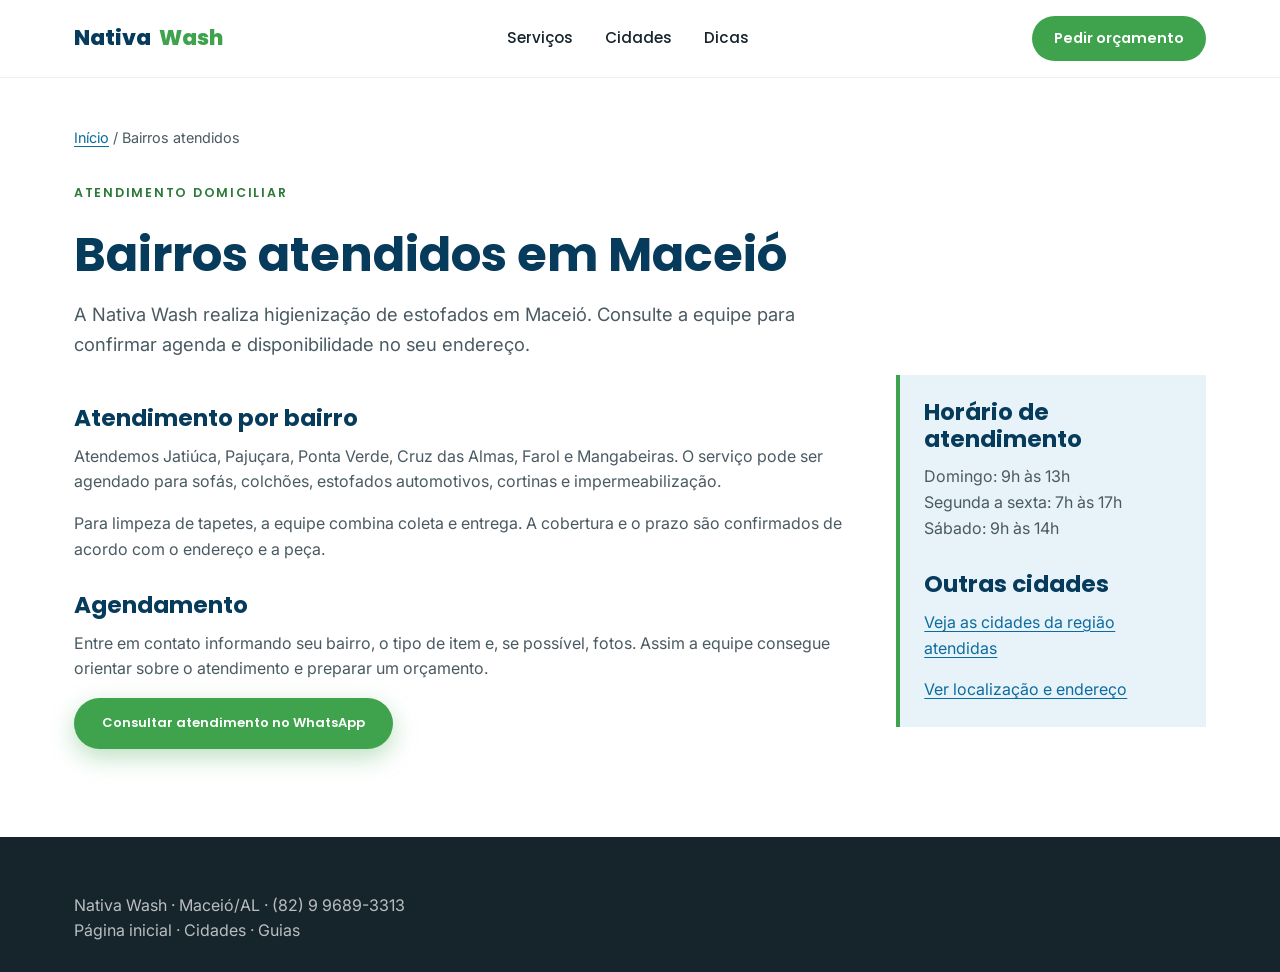
<file: bairros-atendidos.html>
<!DOCTYPE html>
<html lang="pt-BR">
<head>
  <meta charset="UTF-8">
  <meta name="viewport" content="width=device-width, initial-scale=1.0">
  <title>Bairros Atendidos em Maceió | Nativa Wash</title>
  <meta name="description" content="Confira os bairros de Maceió atendidos pela Nativa Wash para higienização de sofás, colchões, tapetes e estofados.">
  <meta name="robots" content="index, follow">
  <link rel="canonical" href="https://nativa-wash.vercel.app/bairros-atendidos.html">
  <link rel="stylesheet" href="style.css">
  <link rel="preconnect" href="https://fonts.googleapis.com">
  <link rel="preconnect" href="https://fonts.gstatic.com" crossorigin>
  <link href="https://fonts.googleapis.com/css2?family=Poppins:wght@400;500;600;700;800&family=Inter:wght@400;500;600;700&display=swap" rel="stylesheet">
</head>
<body>
<header><div class="nav-wrap"><a href="index.html" class="logo">Nativa<span>Wash</span></a><nav class="nav-links"><a href="index.html#servicos">Serviços</a><a href="cidades-atendidas.html">Cidades</a><a href="blog.html">Dicas</a></nav><a href="https://wa.me/5582996893313" class="nav-cta">Pedir orçamento</a></div></header>
<main class="content-page"><div class="container"><nav class="breadcrumbs" aria-label="Navegação estrutural"><a href="index.html">Início</a> / Bairros atendidos</nav><span class="eyebrow">Atendimento domiciliar</span><h1>Bairros atendidos em Maceió</h1><p class="page-lead">A Nativa Wash realiza higienização de estofados em Maceió. Consulte a equipe para confirmar agenda e disponibilidade no seu endereço.</p><div class="content-columns"><div><h2>Atendimento por bairro</h2><p>Atendemos Jatiúca, Pajuçara, Ponta Verde, Cruz das Almas, Farol e Mangabeiras. O serviço pode ser agendado para sofás, colchões, estofados automotivos, cortinas e impermeabilização.</p><p>Para limpeza de tapetes, a equipe combina coleta e entrega. A cobertura e o prazo são confirmados de acordo com o endereço e a peça.</p><h2>Agendamento</h2><p>Entre em contato informando seu bairro, o tipo de item e, se possível, fotos. Assim a equipe consegue orientar sobre o atendimento e preparar um orçamento.</p><a class="btn btn-primary" href="https://wa.me/5582996893313?text=Ol%C3%A1%2C%20gostaria%20de%20confirmar%20atendimento%20no%20meu%20bairro%20em%20Macei%C3%B3.">Consultar atendimento no WhatsApp</a></div><aside class="content-aside"><h2>Horário de atendimento</h2><p>Domingo: 9h às 13h<br>Segunda a sexta: 7h às 17h<br>Sábado: 9h às 14h</p><h2>Outras cidades</h2><p><a href="cidades-atendidas.html">Veja as cidades da região atendidas</a></p><p><a href="index.html#bairros">Ver localização e endereço</a></p></aside></div></div></main>
<footer><div class="container"><p>Nativa Wash · Maceió/AL · <a href="https://wa.me/5582996893313">(82) 9 9689-3313</a></p><p><a href="index.html">Página inicial</a> · <a href="cidades-atendidas.html">Cidades</a> · <a href="blog.html">Guias</a></p></div></footer>
</body>
</html>
</file>
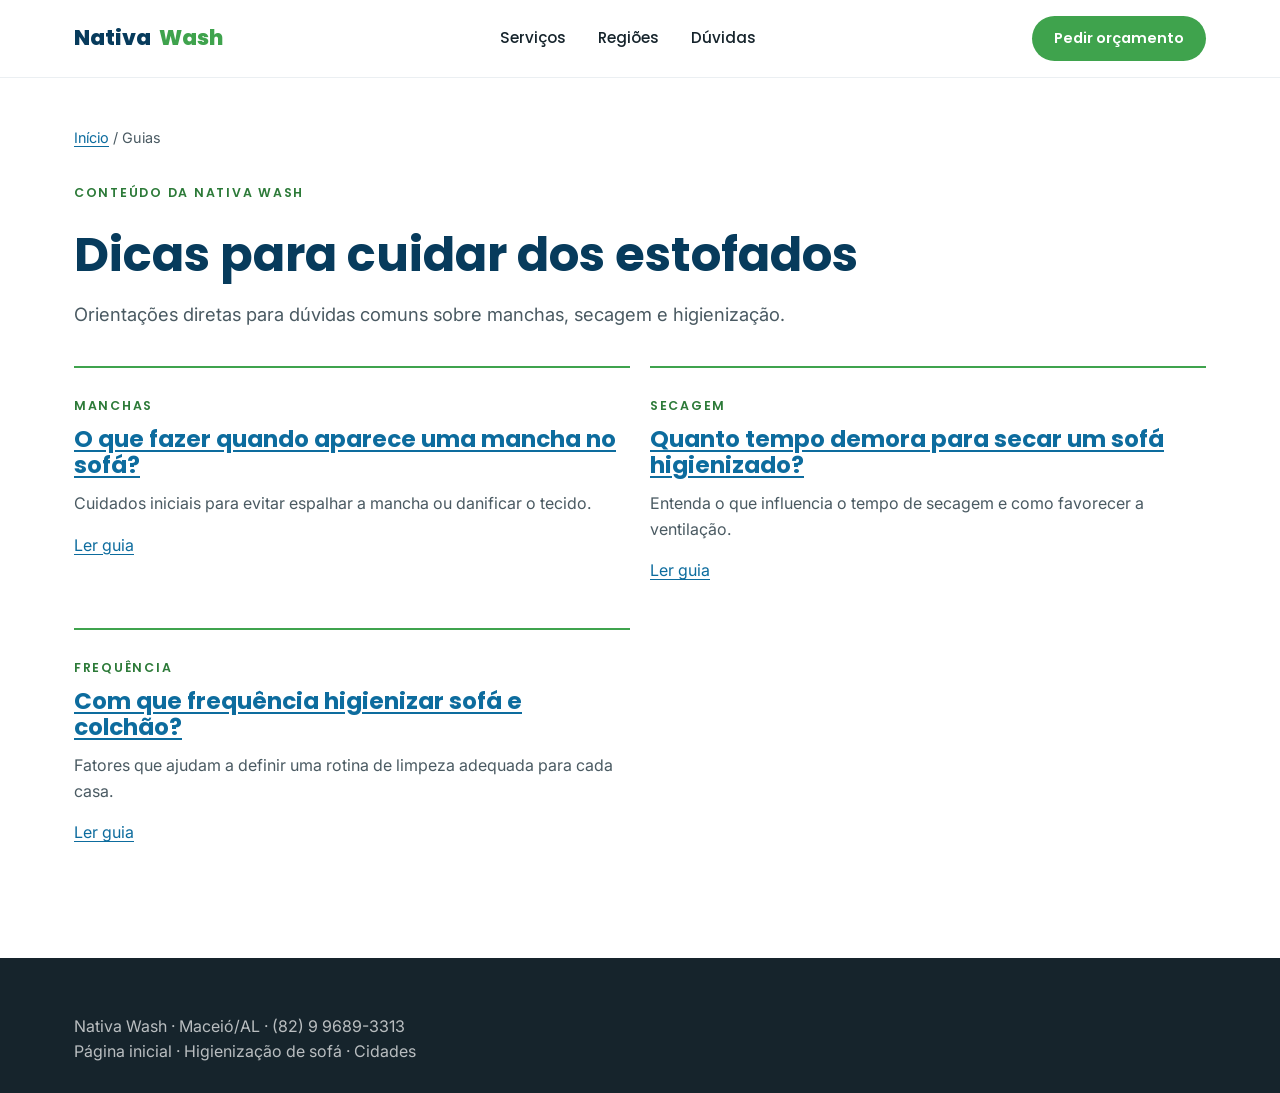
<file: blog.html>
<!DOCTYPE html>
<html lang="pt-BR">
<head>
  <meta charset="UTF-8">
  <meta name="viewport" content="width=device-width, initial-scale=1.0">
  <title>Dicas de Limpeza e Higienização | Nativa Wash</title>
  <meta name="description" content="Guias práticos da Nativa Wash sobre manchas, secagem e frequência de higienização de sofás, colchões e tapetes.">
  <meta name="robots" content="index, follow">
  <link rel="canonical" href="https://nativa-wash.vercel.app/blog.html">
  <link rel="stylesheet" href="style.css">
  <link rel="preconnect" href="https://fonts.googleapis.com">
  <link rel="preconnect" href="https://fonts.gstatic.com" crossorigin>
  <link href="https://fonts.googleapis.com/css2?family=Poppins:wght@400;500;600;700;800&family=Inter:wght@400;500;600;700&display=swap" rel="stylesheet">
</head>
<body>
<header><div class="nav-wrap"><a href="index.html" class="logo">Nativa<span>Wash</span></a><nav class="nav-links"><a href="index.html#servicos">Serviços</a><a href="bairros-atendidos.html">Regiões</a><a href="index.html#faq">Dúvidas</a></nav><a href="https://wa.me/5582996893313" class="nav-cta">Pedir orçamento</a></div></header>
<main class="content-page"><div class="container"><nav class="breadcrumbs" aria-label="Navegação estrutural"><a href="index.html">Início</a> / Guias</nav><span class="eyebrow">Conteúdo da Nativa Wash</span><h1>Dicas para cuidar dos estofados</h1><p class="page-lead">Orientações diretas para dúvidas comuns sobre manchas, secagem e higienização.</p><div class="article-list"><article><span class="eyebrow">Manchas</span><h2><a href="blog/como-tirar-manchas.html">O que fazer quando aparece uma mancha no sofá?</a></h2><p>Cuidados iniciais para evitar espalhar a mancha ou danificar o tecido.</p><a href="blog/como-tirar-manchas.html">Ler guia</a></article><article><span class="eyebrow">Secagem</span><h2><a href="blog/tempo-de-secagem.html">Quanto tempo demora para secar um sofá higienizado?</a></h2><p>Entenda o que influencia o tempo de secagem e como favorecer a ventilação.</p><a href="blog/tempo-de-secagem.html">Ler guia</a></article><article><span class="eyebrow">Frequência</span><h2><a href="blog/frequencia-de-higienizacao.html">Com que frequência higienizar sofá e colchão?</a></h2><p>Fatores que ajudam a definir uma rotina de limpeza adequada para cada casa.</p><a href="blog/frequencia-de-higienizacao.html">Ler guia</a></article></div></div></main>
<footer><div class="container"><p>Nativa Wash · Maceió/AL · <a href="https://wa.me/5582996893313">(82) 9 9689-3313</a></p><p><a href="index.html">Página inicial</a> · <a href="higienizacao-de-sofa.html">Higienização de sofá</a> · <a href="cidades-atendidas.html">Cidades</a></p></div></footer>
</body>
</html>
</file>
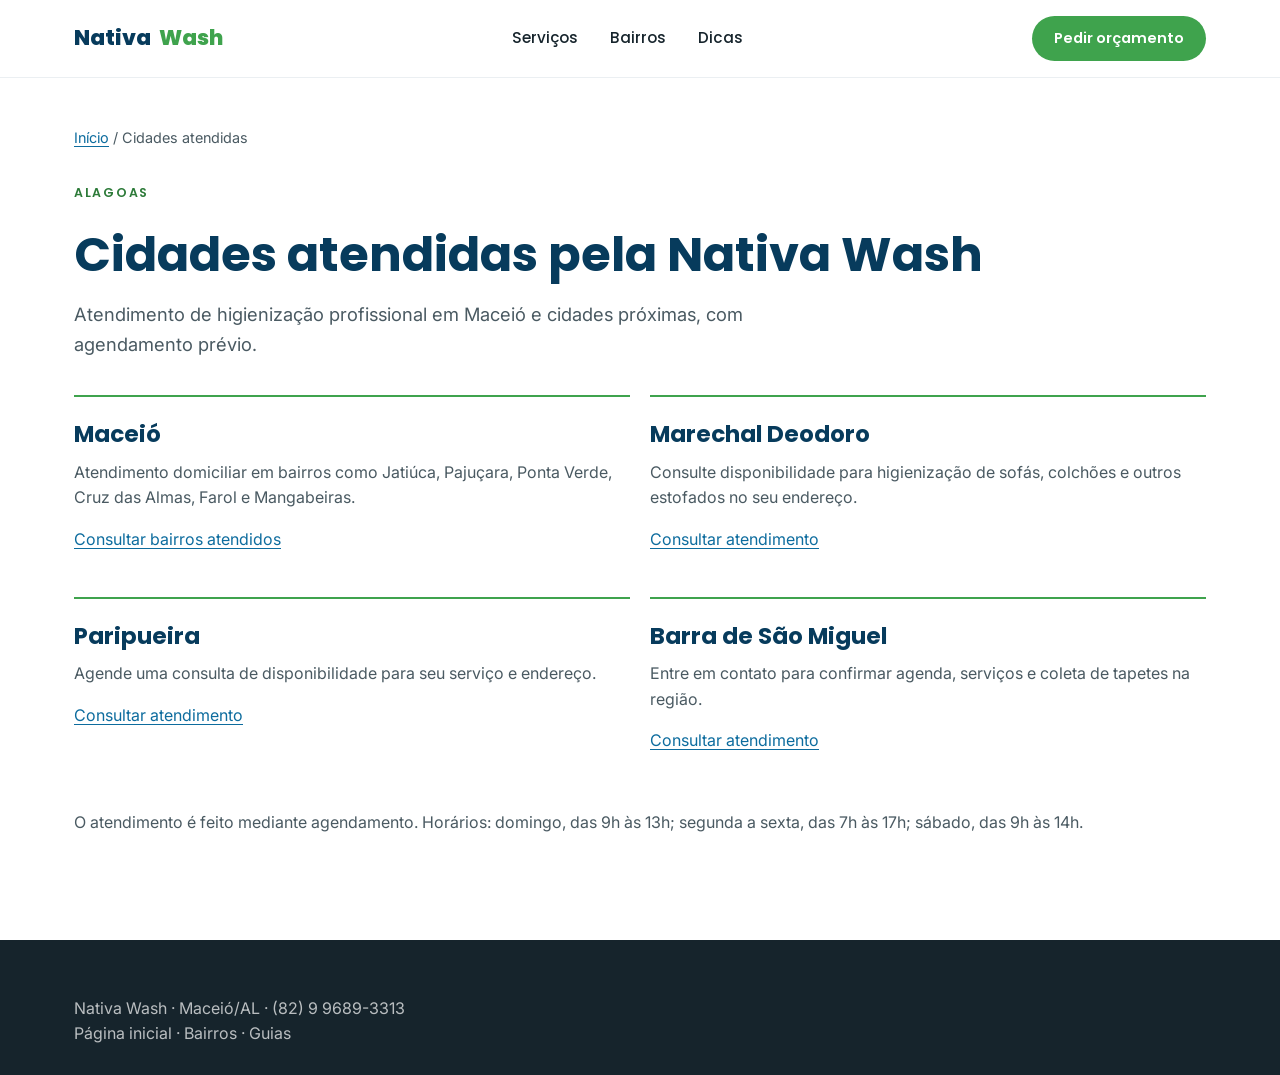
<file: cidades-atendidas.html>
<!DOCTYPE html>
<html lang="pt-BR">
<head>
  <meta charset="UTF-8">
  <meta name="viewport" content="width=device-width, initial-scale=1.0">
  <title>Cidades Atendidas em Alagoas | Nativa Wash</title>
  <meta name="description" content="A Nativa Wash atende Maceió, Marechal Deodoro, Paripueira e Barra de São Miguel com higienização profissional de estofados.">
  <meta name="robots" content="index, follow">
  <link rel="canonical" href="https://nativa-wash.vercel.app/cidades-atendidas.html">
  <link rel="stylesheet" href="style.css">
  <link rel="preconnect" href="https://fonts.googleapis.com">
  <link rel="preconnect" href="https://fonts.gstatic.com" crossorigin>
  <link href="https://fonts.googleapis.com/css2?family=Poppins:wght@400;500;600;700;800&family=Inter:wght@400;500;600;700&display=swap" rel="stylesheet">
  <script type="application/ld+json">
  {"@context":"https://schema.org","@type":"ItemList","name":"Cidades atendidas pela Nativa Wash","itemListElement":[{"@type":"ListItem","position":1,"name":"Maceió, AL"},{"@type":"ListItem","position":2,"name":"Marechal Deodoro, AL"},{"@type":"ListItem","position":3,"name":"Paripueira, AL"},{"@type":"ListItem","position":4,"name":"Barra de São Miguel, AL"}]}
  </script>
</head>
<body>
<header><div class="nav-wrap"><a href="index.html" class="logo">Nativa<span>Wash</span></a><nav class="nav-links"><a href="index.html#servicos">Serviços</a><a href="bairros-atendidos.html">Bairros</a><a href="blog.html">Dicas</a></nav><a href="https://wa.me/5582996893313" class="nav-cta">Pedir orçamento</a></div></header>
<main class="content-page"><div class="container"><nav class="breadcrumbs" aria-label="Navegação estrutural"><a href="index.html">Início</a> / Cidades atendidas</nav><span class="eyebrow">Alagoas</span><h1>Cidades atendidas pela Nativa Wash</h1><p class="page-lead">Atendimento de higienização profissional em Maceió e cidades próximas, com agendamento prévio.</p><div class="area-list"><article><h2>Maceió</h2><p>Atendimento domiciliar em bairros como Jatiúca, Pajuçara, Ponta Verde, Cruz das Almas, Farol e Mangabeiras.</p><a href="bairros-atendidos.html">Consultar bairros atendidos</a></article><article><h2>Marechal Deodoro</h2><p>Consulte disponibilidade para higienização de sofás, colchões e outros estofados no seu endereço.</p><a href="https://wa.me/5582996893313?text=Ol%C3%A1%2C%20quero%20consultar%20atendimento%20em%20Marechal%20Deodoro.">Consultar atendimento</a></article><article><h2>Paripueira</h2><p>Agende uma consulta de disponibilidade para seu serviço e endereço.</p><a href="https://wa.me/5582996893313?text=Ol%C3%A1%2C%20quero%20consultar%20atendimento%20em%20Paripueira.">Consultar atendimento</a></article><article><h2>Barra de São Miguel</h2><p>Entre em contato para confirmar agenda, serviços e coleta de tapetes na região.</p><a href="https://wa.me/5582996893313?text=Ol%C3%A1%2C%20quero%20consultar%20atendimento%20em%20Barra%20de%20S%C3%A3o%20Miguel.">Consultar atendimento</a></article></div><p class="area-note">O atendimento é feito mediante agendamento. Horários: domingo, das 9h às 13h; segunda a sexta, das 7h às 17h; sábado, das 9h às 14h.</p></div></main>
<footer><div class="container"><p>Nativa Wash · Maceió/AL · <a href="https://wa.me/5582996893313">(82) 9 9689-3313</a></p><p><a href="index.html">Página inicial</a> · <a href="bairros-atendidos.html">Bairros</a> · <a href="blog.html">Guias</a></p></div></footer>
</body>
</html>
</file>
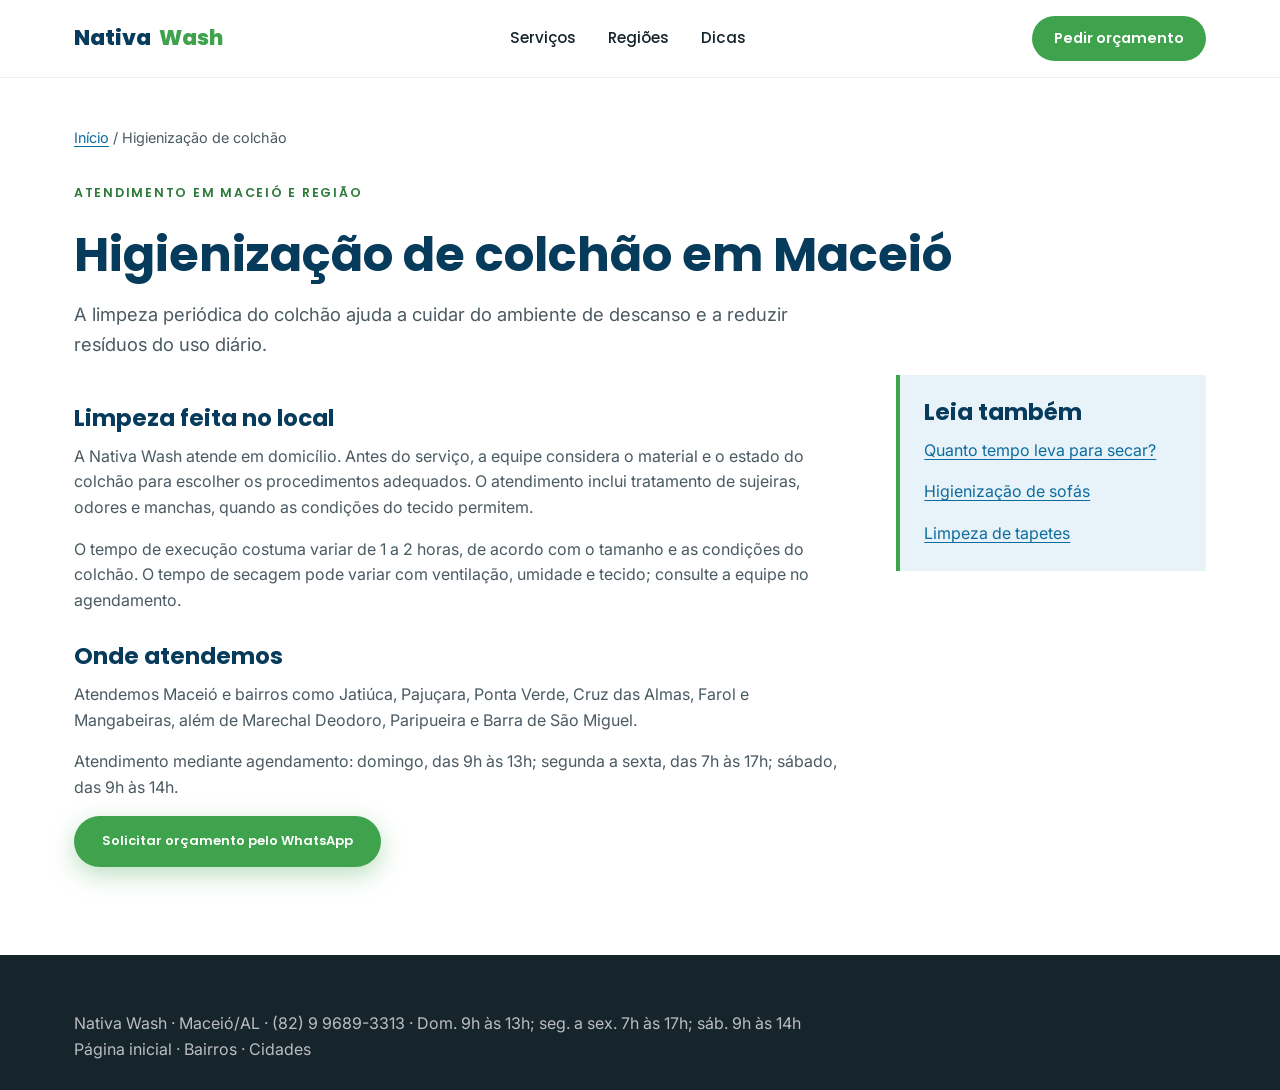
<file: higienizacao-de-colchao.html>
<!DOCTYPE html>
<html lang="pt-BR">
<head>
  <meta charset="UTF-8">
  <meta name="viewport" content="width=device-width, initial-scale=1.0">
  <title>Higienização de Colchão em Maceió | Nativa Wash</title>
  <meta name="description" content="Higienização profissional de colchões em Maceió e região. Atendimento em domicílio para tratar sujeira, odores e manchas conforme o tecido.">
  <meta name="robots" content="index, follow">
  <link rel="canonical" href="https://nativa-wash.vercel.app/higienizacao-de-colchao.html">
  <link rel="stylesheet" href="style.css">
  <link rel="preconnect" href="https://fonts.googleapis.com">
  <link rel="preconnect" href="https://fonts.gstatic.com" crossorigin>
  <link href="https://fonts.googleapis.com/css2?family=Poppins:wght@400;500;600;700;800&family=Inter:wght@400;500;600;700&display=swap" rel="stylesheet">
  <script type="application/ld+json">
  {"@context":"https://schema.org","@type":"Service","name":"Higienização de colchão","serviceType":"Limpeza e higienização profissional de colchão","provider":{"@type":"LocalBusiness","name":"Nativa Wash","url":"https://nativa-wash.vercel.app/","telephone":"+5582996893313"},"areaServed":["Maceió","Marechal Deodoro","Paripueira","Barra de São Miguel"]}
  </script>
</head>
<body>
<header><div class="nav-wrap"><a href="index.html" class="logo">Nativa<span>Wash</span></a><nav class="nav-links"><a href="index.html#servicos">Serviços</a><a href="index.html#bairros">Regiões</a><a href="blog.html">Dicas</a></nav><a href="https://wa.me/5582996893313?text=Ol%C3%A1%2C%20quero%20um%20or%C3%A7amento%20para%20higieniza%C3%A7%C3%A3o%20de%20colch%C3%A3o." class="nav-cta">Pedir orçamento</a></div></header>
<main class="content-page"><div class="container"><nav class="breadcrumbs" aria-label="Navegação estrutural"><a href="index.html">Início</a> / Higienização de colchão</nav><span class="eyebrow">Atendimento em Maceió e região</span><h1>Higienização de colchão em Maceió</h1><p class="page-lead">A limpeza periódica do colchão ajuda a cuidar do ambiente de descanso e a reduzir resíduos do uso diário.</p><div class="content-columns"><div><h2>Limpeza feita no local</h2><p>A Nativa Wash atende em domicílio. Antes do serviço, a equipe considera o material e o estado do colchão para escolher os procedimentos adequados. O atendimento inclui tratamento de sujeiras, odores e manchas, quando as condições do tecido permitem.</p><p>O tempo de execução costuma variar de 1 a 2 horas, de acordo com o tamanho e as condições do colchão. O tempo de secagem pode variar com ventilação, umidade e tecido; consulte a equipe no agendamento.</p><h2>Onde atendemos</h2><p>Atendemos Maceió e bairros como Jatiúca, Pajuçara, Ponta Verde, Cruz das Almas, Farol e Mangabeiras, além de Marechal Deodoro, Paripueira e Barra de São Miguel.</p><p>Atendimento mediante agendamento: domingo, das 9h às 13h; segunda a sexta, das 7h às 17h; sábado, das 9h às 14h.</p><a class="btn btn-primary" href="https://wa.me/5582996893313?text=Ol%C3%A1%2C%20quero%20um%20or%C3%A7amento%20para%20higieniza%C3%A7%C3%A3o%20de%20colch%C3%A3o.">Solicitar orçamento pelo WhatsApp</a></div><aside class="content-aside"><h2>Leia também</h2><p><a href="blog/tempo-de-secagem.html">Quanto tempo leva para secar?</a></p><p><a href="higienizacao-de-sofa.html">Higienização de sofás</a></p><p><a href="limpeza-de-tapetes.html">Limpeza de tapetes</a></p></aside></div></div></main>
<footer><div class="container"><p>Nativa Wash · Maceió/AL · <a href="https://wa.me/5582996893313">(82) 9 9689-3313</a> · Dom. 9h às 13h; seg. a sex. 7h às 17h; sáb. 9h às 14h</p><p><a href="index.html">Página inicial</a> · <a href="bairros-atendidos.html">Bairros</a> · <a href="cidades-atendidas.html">Cidades</a></p></div></footer>
</body>
</html>
</file>
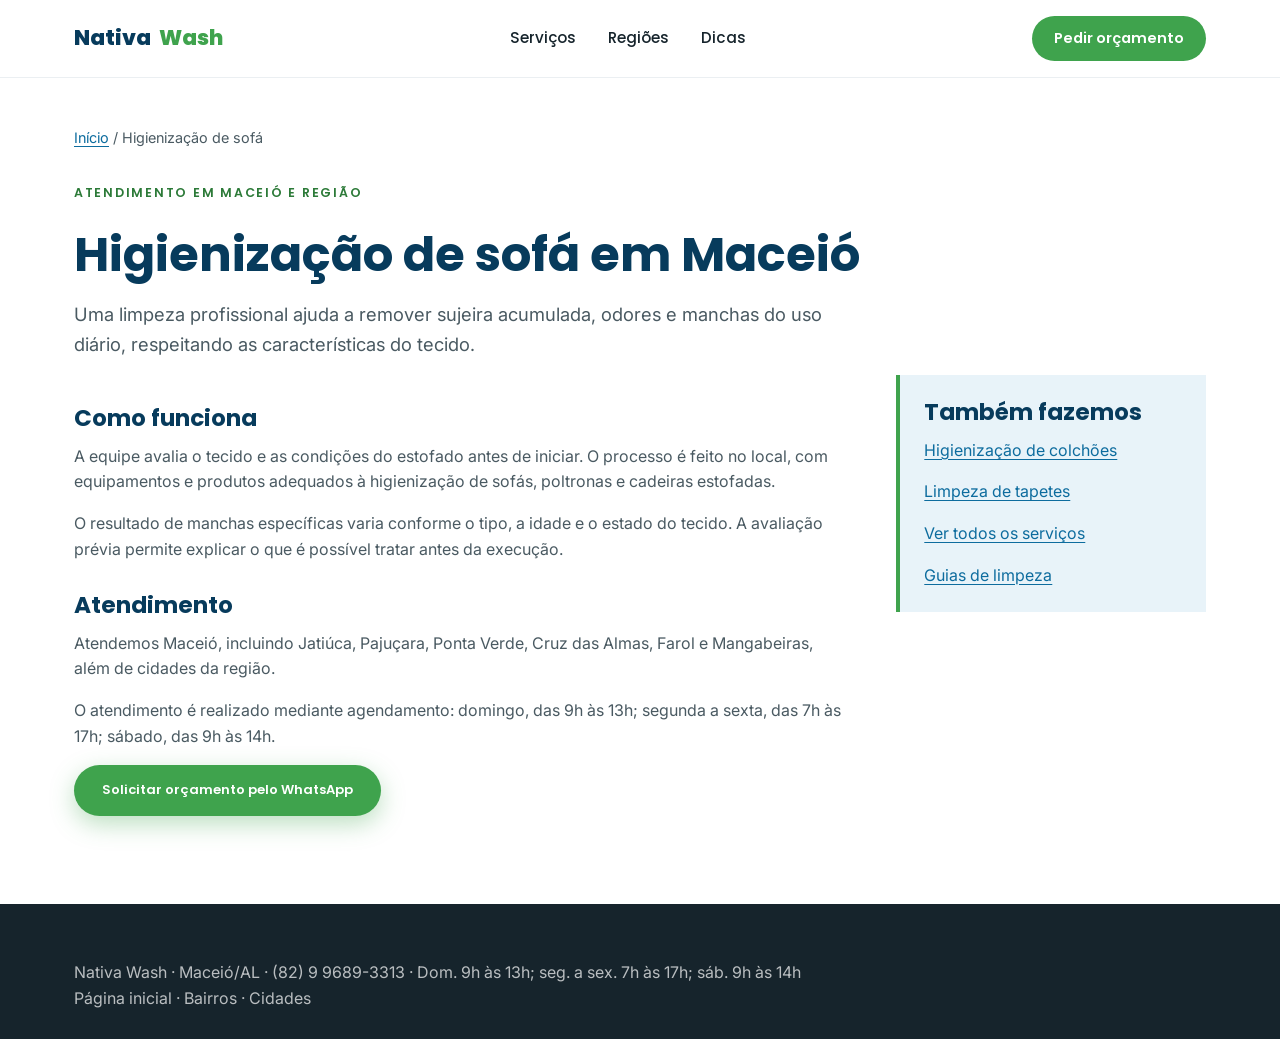
<file: higienizacao-de-sofa.html>
<!DOCTYPE html>
<html lang="pt-BR">
<head>
  <meta charset="UTF-8">
  <meta name="viewport" content="width=device-width, initial-scale=1.0">
  <title>Higienização de Sofá em Maceió | Nativa Wash</title>
  <meta name="description" content="Higienização profissional de sofá em Maceió e região. Tratamento de manchas, odores e sujeira com avaliação do tecido e atendimento em domicílio.">
  <meta name="robots" content="index, follow">
  <link rel="canonical" href="https://nativa-wash.vercel.app/higienizacao-de-sofa.html">
  <link rel="stylesheet" href="style.css">
  <link rel="preconnect" href="https://fonts.googleapis.com">
  <link rel="preconnect" href="https://fonts.gstatic.com" crossorigin>
  <link href="https://fonts.googleapis.com/css2?family=Poppins:wght@400;500;600;700;800&family=Inter:wght@400;500;600;700&display=swap" rel="stylesheet">
  <script type="application/ld+json">
  {"@context":"https://schema.org","@type":"Service","name":"Higienização de sofá","serviceType":"Limpeza e higienização profissional de sofá","provider":{"@type":"LocalBusiness","name":"Nativa Wash","url":"https://nativa-wash.vercel.app/","telephone":"+5582996893313"},"areaServed":["Maceió","Marechal Deodoro","Paripueira","Barra de São Miguel"]}
  </script>
</head>
<body>
<header><div class="nav-wrap"><a href="index.html" class="logo">Nativa<span>Wash</span></a><nav class="nav-links"><a href="index.html#servicos">Serviços</a><a href="index.html#bairros">Regiões</a><a href="blog.html">Dicas</a></nav><a href="https://wa.me/5582996893313?text=Ol%C3%A1%2C%20quero%20um%20or%C3%A7amento%20para%20higieniza%C3%A7%C3%A3o%20de%20sof%C3%A1." class="nav-cta">Pedir orçamento</a></div></header>
<main class="content-page"><div class="container"><nav class="breadcrumbs" aria-label="Navegação estrutural"><a href="index.html">Início</a> / Higienização de sofá</nav><span class="eyebrow">Atendimento em Maceió e região</span><h1>Higienização de sofá em Maceió</h1><p class="page-lead">Uma limpeza profissional ajuda a remover sujeira acumulada, odores e manchas do uso diário, respeitando as características do tecido.</p><div class="content-columns"><div><h2>Como funciona</h2><p>A equipe avalia o tecido e as condições do estofado antes de iniciar. O processo é feito no local, com equipamentos e produtos adequados à higienização de sofás, poltronas e cadeiras estofadas.</p><p>O resultado de manchas específicas varia conforme o tipo, a idade e o estado do tecido. A avaliação prévia permite explicar o que é possível tratar antes da execução.</p><h2>Atendimento</h2><p>Atendemos Maceió, incluindo Jatiúca, Pajuçara, Ponta Verde, Cruz das Almas, Farol e Mangabeiras, além de cidades da região.</p><p>O atendimento é realizado mediante agendamento: domingo, das 9h às 13h; segunda a sexta, das 7h às 17h; sábado, das 9h às 14h.</p><a class="btn btn-primary" href="https://wa.me/5582996893313?text=Ol%C3%A1%2C%20quero%20um%20or%C3%A7amento%20para%20higieniza%C3%A7%C3%A3o%20de%20sof%C3%A1.">Solicitar orçamento pelo WhatsApp</a></div><aside class="content-aside"><h2>Também fazemos</h2><p><a href="higienizacao-de-colchao.html">Higienização de colchões</a></p><p><a href="limpeza-de-tapetes.html">Limpeza de tapetes</a></p><p><a href="index.html#servicos">Ver todos os serviços</a></p><p><a href="blog.html">Guias de limpeza</a></p></aside></div></div></main>
<footer><div class="container"><p>Nativa Wash · Maceió/AL · <a href="https://wa.me/5582996893313">(82) 9 9689-3313</a> · Dom. 9h às 13h; seg. a sex. 7h às 17h; sáb. 9h às 14h</p><p><a href="index.html">Página inicial</a> · <a href="bairros-atendidos.html">Bairros</a> · <a href="cidades-atendidas.html">Cidades</a></p></div></footer>
</body>
</html>
</file>
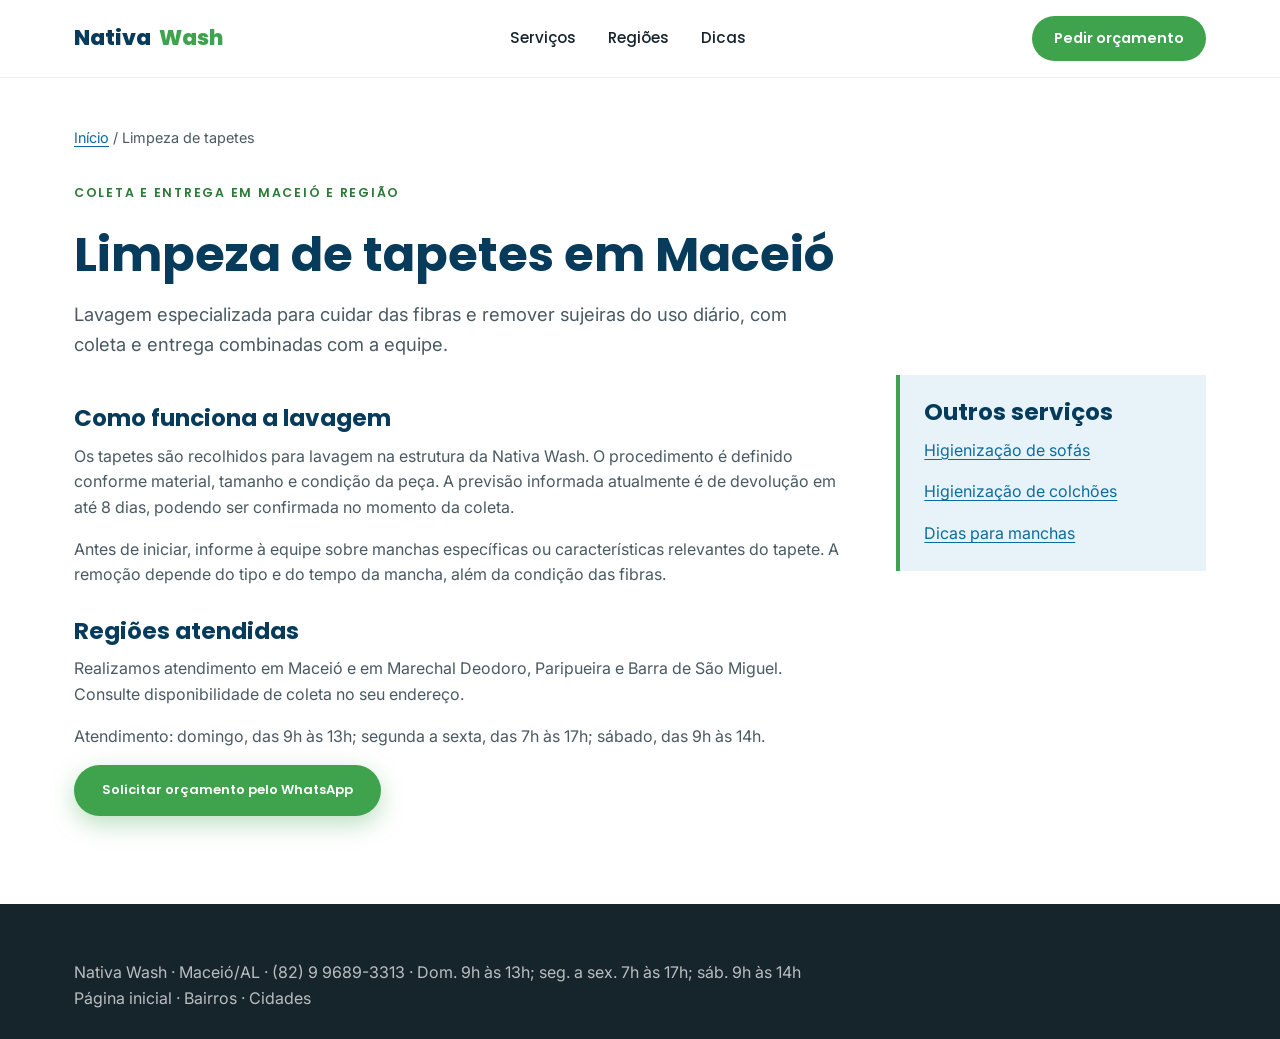
<file: limpeza-de-tapetes.html>
<!DOCTYPE html>
<html lang="pt-BR">
<head>
  <meta charset="UTF-8">
  <meta name="viewport" content="width=device-width, initial-scale=1.0">
  <title>Limpeza de Tapetes em Maceió | Nativa Wash</title>
  <meta name="description" content="Lavagem profissional de tapetes em Maceió e região, com coleta e entrega. Consulte a Nativa Wash para avaliar o material e solicitar orçamento.">
  <meta name="robots" content="index, follow">
  <link rel="canonical" href="https://nativa-wash.vercel.app/limpeza-de-tapetes.html">
  <link rel="stylesheet" href="style.css">
  <link rel="preconnect" href="https://fonts.googleapis.com">
  <link rel="preconnect" href="https://fonts.gstatic.com" crossorigin>
  <link href="https://fonts.googleapis.com/css2?family=Poppins:wght@400;500;600;700;800&family=Inter:wght@400;500;600;700&display=swap" rel="stylesheet">
  <script type="application/ld+json">
  {"@context":"https://schema.org","@type":"Service","name":"Limpeza de tapetes","serviceType":"Lavagem profissional de tapetes","provider":{"@type":"LocalBusiness","name":"Nativa Wash","url":"https://nativa-wash.vercel.app/","telephone":"+5582996893313"},"areaServed":["Maceió","Marechal Deodoro","Paripueira","Barra de São Miguel"]}
  </script>
</head>
<body>
<header><div class="nav-wrap"><a href="index.html" class="logo">Nativa<span>Wash</span></a><nav class="nav-links"><a href="index.html#servicos">Serviços</a><a href="index.html#bairros">Regiões</a><a href="blog.html">Dicas</a></nav><a href="https://wa.me/5582996893313?text=Ol%C3%A1%2C%20quero%20um%20or%C3%A7amento%20para%20limpeza%20de%20tapete." class="nav-cta">Pedir orçamento</a></div></header>
<main class="content-page"><div class="container"><nav class="breadcrumbs" aria-label="Navegação estrutural"><a href="index.html">Início</a> / Limpeza de tapetes</nav><span class="eyebrow">Coleta e entrega em Maceió e região</span><h1>Limpeza de tapetes em Maceió</h1><p class="page-lead">Lavagem especializada para cuidar das fibras e remover sujeiras do uso diário, com coleta e entrega combinadas com a equipe.</p><div class="content-columns"><div><h2>Como funciona a lavagem</h2><p>Os tapetes são recolhidos para lavagem na estrutura da Nativa Wash. O procedimento é definido conforme material, tamanho e condição da peça. A previsão informada atualmente é de devolução em até 8 dias, podendo ser confirmada no momento da coleta.</p><p>Antes de iniciar, informe à equipe sobre manchas específicas ou características relevantes do tapete. A remoção depende do tipo e do tempo da mancha, além da condição das fibras.</p><h2>Regiões atendidas</h2><p>Realizamos atendimento em Maceió e em Marechal Deodoro, Paripueira e Barra de São Miguel. Consulte disponibilidade de coleta no seu endereço.</p><p>Atendimento: domingo, das 9h às 13h; segunda a sexta, das 7h às 17h; sábado, das 9h às 14h.</p><a class="btn btn-primary" href="https://wa.me/5582996893313?text=Ol%C3%A1%2C%20quero%20um%20or%C3%A7amento%20para%20limpeza%20de%20tapete.">Solicitar orçamento pelo WhatsApp</a></div><aside class="content-aside"><h2>Outros serviços</h2><p><a href="higienizacao-de-sofa.html">Higienização de sofás</a></p><p><a href="higienizacao-de-colchao.html">Higienização de colchões</a></p><p><a href="blog/como-tirar-manchas.html">Dicas para manchas</a></p></aside></div></div></main>
<footer><div class="container"><p>Nativa Wash · Maceió/AL · <a href="https://wa.me/5582996893313">(82) 9 9689-3313</a> · Dom. 9h às 13h; seg. a sex. 7h às 17h; sáb. 9h às 14h</p><p><a href="index.html">Página inicial</a> · <a href="bairros-atendidos.html">Bairros</a> · <a href="cidades-atendidas.html">Cidades</a></p></div></footer>
</body>
</html>
</file>
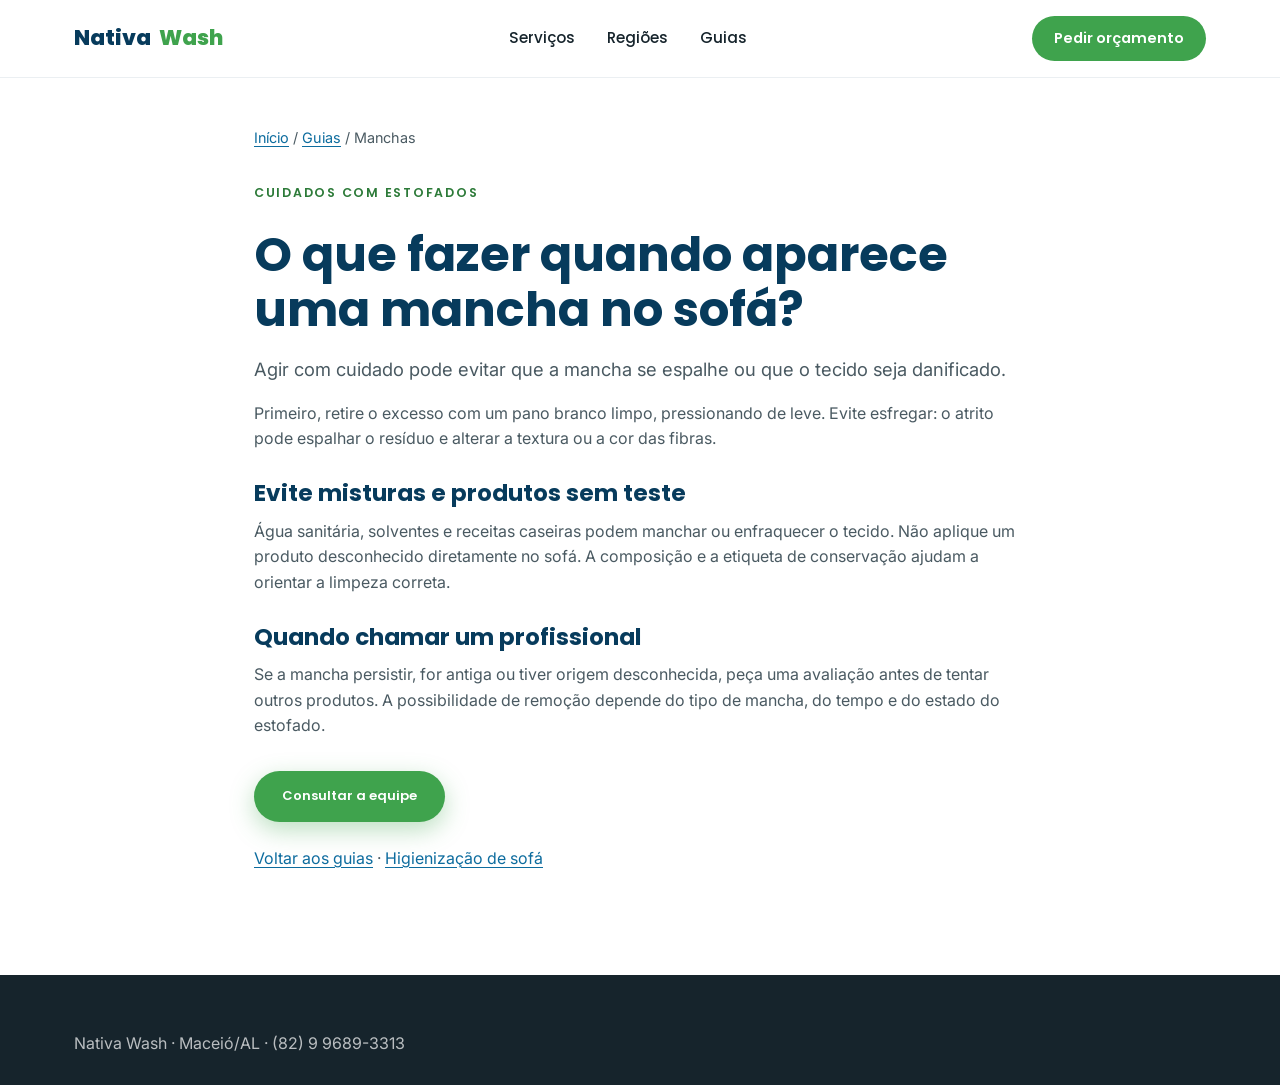
<file: blog/como-tirar-manchas.html>
<!DOCTYPE html>
<html lang="pt-BR">
<head>
  <meta charset="UTF-8">
  <meta name="viewport" content="width=device-width, initial-scale=1.0">
  <title>O que fazer com mancha no sofá? | Nativa Wash</title>
  <meta name="description" content="Veja cuidados iniciais ao encontrar uma mancha no sofá e quando procurar uma limpeza profissional para evitar danos ao tecido.">
  <meta name="robots" content="index, follow">
  <link rel="canonical" href="https://nativa-wash.vercel.app/blog/como-tirar-manchas.html">
  <link rel="stylesheet" href="../style.css">
  <link rel="preconnect" href="https://fonts.googleapis.com">
  <link rel="preconnect" href="https://fonts.gstatic.com" crossorigin>
  <link href="https://fonts.googleapis.com/css2?family=Poppins:wght@400;500;600;700;800&family=Inter:wght@400;500;600;700&display=swap" rel="stylesheet">
  <script type="application/ld+json">
  {"@context":"https://schema.org","@type":"Article","headline":"O que fazer quando aparece uma mancha no sofá?","author":{"@type":"Organization","name":"Nativa Wash"},"publisher":{"@type":"Organization","name":"Nativa Wash"},"mainEntityOfPage":"https://nativa-wash.vercel.app/blog/como-tirar-manchas.html"}
  </script>
</head>
<body>
<header><div class="nav-wrap"><a href="../index.html" class="logo">Nativa<span>Wash</span></a><nav class="nav-links"><a href="../index.html#servicos">Serviços</a><a href="../bairros-atendidos.html">Regiões</a><a href="../blog.html">Guias</a></nav><a href="https://wa.me/5582996893313" class="nav-cta">Pedir orçamento</a></div></header>
<main class="content-page"><div class="container article-content"><nav class="breadcrumbs" aria-label="Navegação estrutural"><a href="../index.html">Início</a> / <a href="../blog.html">Guias</a> / Manchas</nav><span class="eyebrow">Cuidados com estofados</span><h1>O que fazer quando aparece uma mancha no sofá?</h1><p class="page-lead">Agir com cuidado pode evitar que a mancha se espalhe ou que o tecido seja danificado.</p><p>Primeiro, retire o excesso com um pano branco limpo, pressionando de leve. Evite esfregar: o atrito pode espalhar o resíduo e alterar a textura ou a cor das fibras.</p><h2>Evite misturas e produtos sem teste</h2><p>Água sanitária, solventes e receitas caseiras podem manchar ou enfraquecer o tecido. Não aplique um produto desconhecido diretamente no sofá. A composição e a etiqueta de conservação ajudam a orientar a limpeza correta.</p><h2>Quando chamar um profissional</h2><p>Se a mancha persistir, for antiga ou tiver origem desconhecida, peça uma avaliação antes de tentar outros produtos. A possibilidade de remoção depende do tipo de mancha, do tempo e do estado do estofado.</p><a class="btn btn-primary" href="https://wa.me/5582996893313?text=Ol%C3%A1%2C%20gostaria%20de%20avaliar%20uma%20mancha%20no%20meu%20sof%C3%A1.">Consultar a equipe</a><p><a href="../blog.html">Voltar aos guias</a> · <a href="../higienizacao-de-sofa.html">Higienização de sofá</a></p></div></main>
<footer><div class="container"><p>Nativa Wash · Maceió/AL · <a href="https://wa.me/5582996893313">(82) 9 9689-3313</a></p></div></footer>
</body>
</html>
</file>
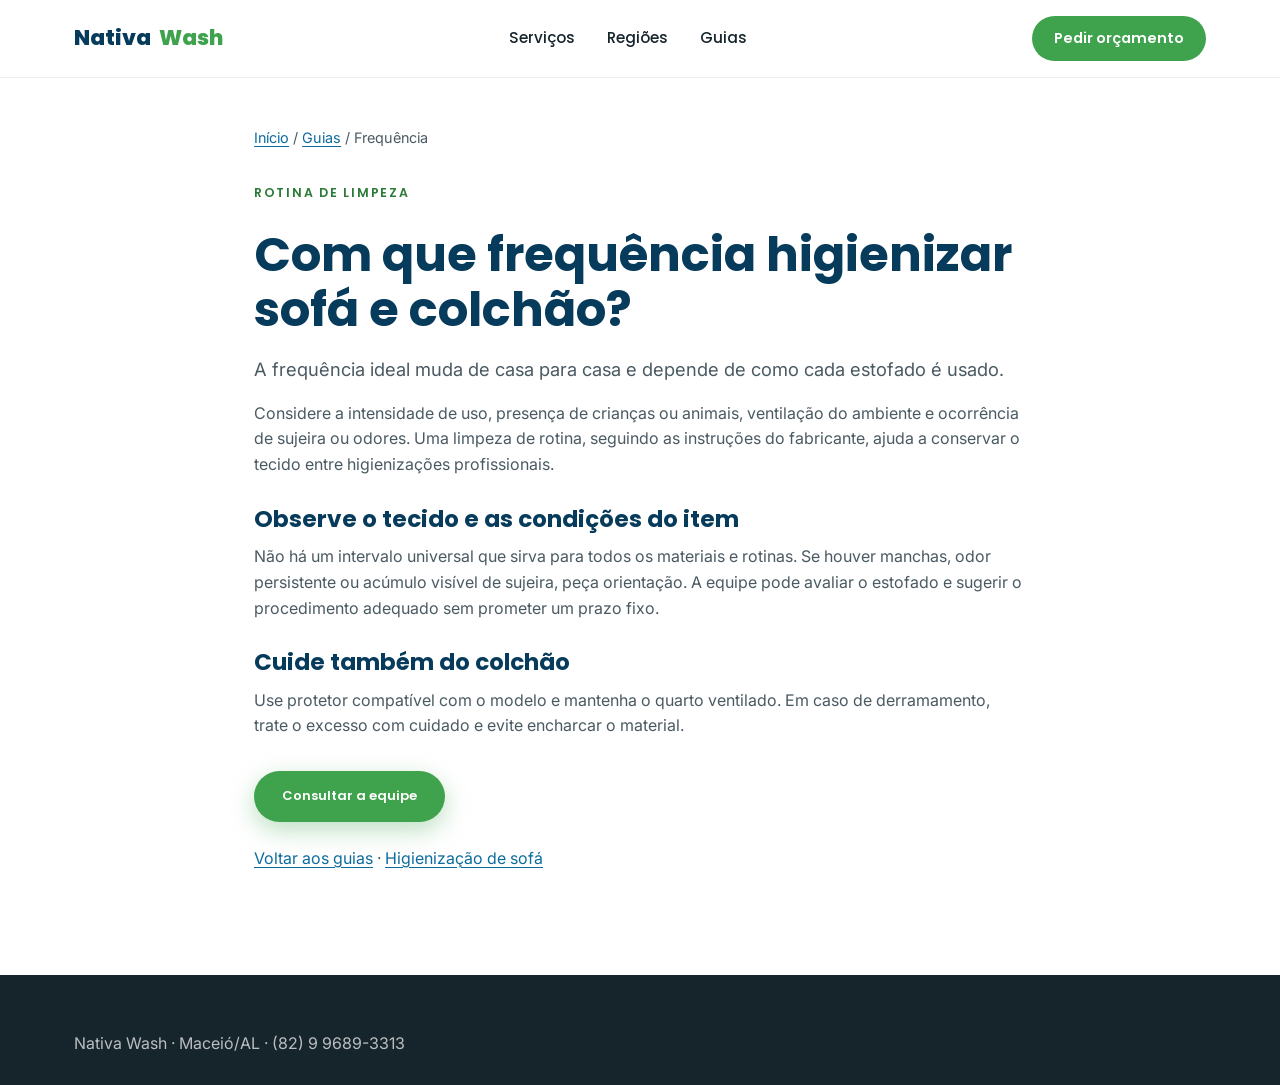
<file: blog/frequencia-de-higienizacao.html>
<!DOCTYPE html>
<html lang="pt-BR">
<head>
  <meta charset="UTF-8">
  <meta name="viewport" content="width=device-width, initial-scale=1.0">
  <title>Com que Frequência Higienizar Sofá e Colchão? | Nativa Wash</title>
  <meta name="description" content="A frequência de higienização de sofás e colchões depende do uso, da rotina da casa e das condições do tecido. Saiba o que considerar.">
  <meta name="robots" content="index, follow">
  <link rel="canonical" href="https://nativa-wash.vercel.app/blog/frequencia-de-higienizacao.html">
  <link rel="stylesheet" href="../style.css">
  <link rel="preconnect" href="https://fonts.googleapis.com">
  <link rel="preconnect" href="https://fonts.gstatic.com" crossorigin>
  <link href="https://fonts.googleapis.com/css2?family=Poppins:wght@400;500;600;700;800&family=Inter:wght@400;500;600;700&display=swap" rel="stylesheet">
  <script type="application/ld+json">
  {"@context":"https://schema.org","@type":"Article","headline":"Com que frequência higienizar sofá e colchão?","author":{"@type":"Organization","name":"Nativa Wash"},"publisher":{"@type":"Organization","name":"Nativa Wash"},"mainEntityOfPage":"https://nativa-wash.vercel.app/blog/frequencia-de-higienizacao.html"}
  </script>
</head>
<body>
<header><div class="nav-wrap"><a href="../index.html" class="logo">Nativa<span>Wash</span></a><nav class="nav-links"><a href="../index.html#servicos">Serviços</a><a href="../bairros-atendidos.html">Regiões</a><a href="../blog.html">Guias</a></nav><a href="https://wa.me/5582996893313" class="nav-cta">Pedir orçamento</a></div></header>
<main class="content-page"><div class="container article-content"><nav class="breadcrumbs" aria-label="Navegação estrutural"><a href="../index.html">Início</a> / <a href="../blog.html">Guias</a> / Frequência</nav><span class="eyebrow">Rotina de limpeza</span><h1>Com que frequência higienizar sofá e colchão?</h1><p class="page-lead">A frequência ideal muda de casa para casa e depende de como cada estofado é usado.</p><p>Considere a intensidade de uso, presença de crianças ou animais, ventilação do ambiente e ocorrência de sujeira ou odores. Uma limpeza de rotina, seguindo as instruções do fabricante, ajuda a conservar o tecido entre higienizações profissionais.</p><h2>Observe o tecido e as condições do item</h2><p>Não há um intervalo universal que sirva para todos os materiais e rotinas. Se houver manchas, odor persistente ou acúmulo visível de sujeira, peça orientação. A equipe pode avaliar o estofado e sugerir o procedimento adequado sem prometer um prazo fixo.</p><h2>Cuide também do colchão</h2><p>Use protetor compatível com o modelo e mantenha o quarto ventilado. Em caso de derramamento, trate o excesso com cuidado e evite encharcar o material.</p><a class="btn btn-primary" href="https://wa.me/5582996893313?text=Ol%C3%A1%2C%20quero%20orienta%C3%A7%C3%A3o%20sobre%20higieniza%C3%A7%C3%A3o%20de%20estofados.">Consultar a equipe</a><p><a href="../blog.html">Voltar aos guias</a> · <a href="../higienizacao-de-sofa.html">Higienização de sofá</a></p></div></main>
<footer><div class="container"><p>Nativa Wash · Maceió/AL · <a href="https://wa.me/5582996893313">(82) 9 9689-3313</a></p></div></footer>
</body>
</html>
</file>
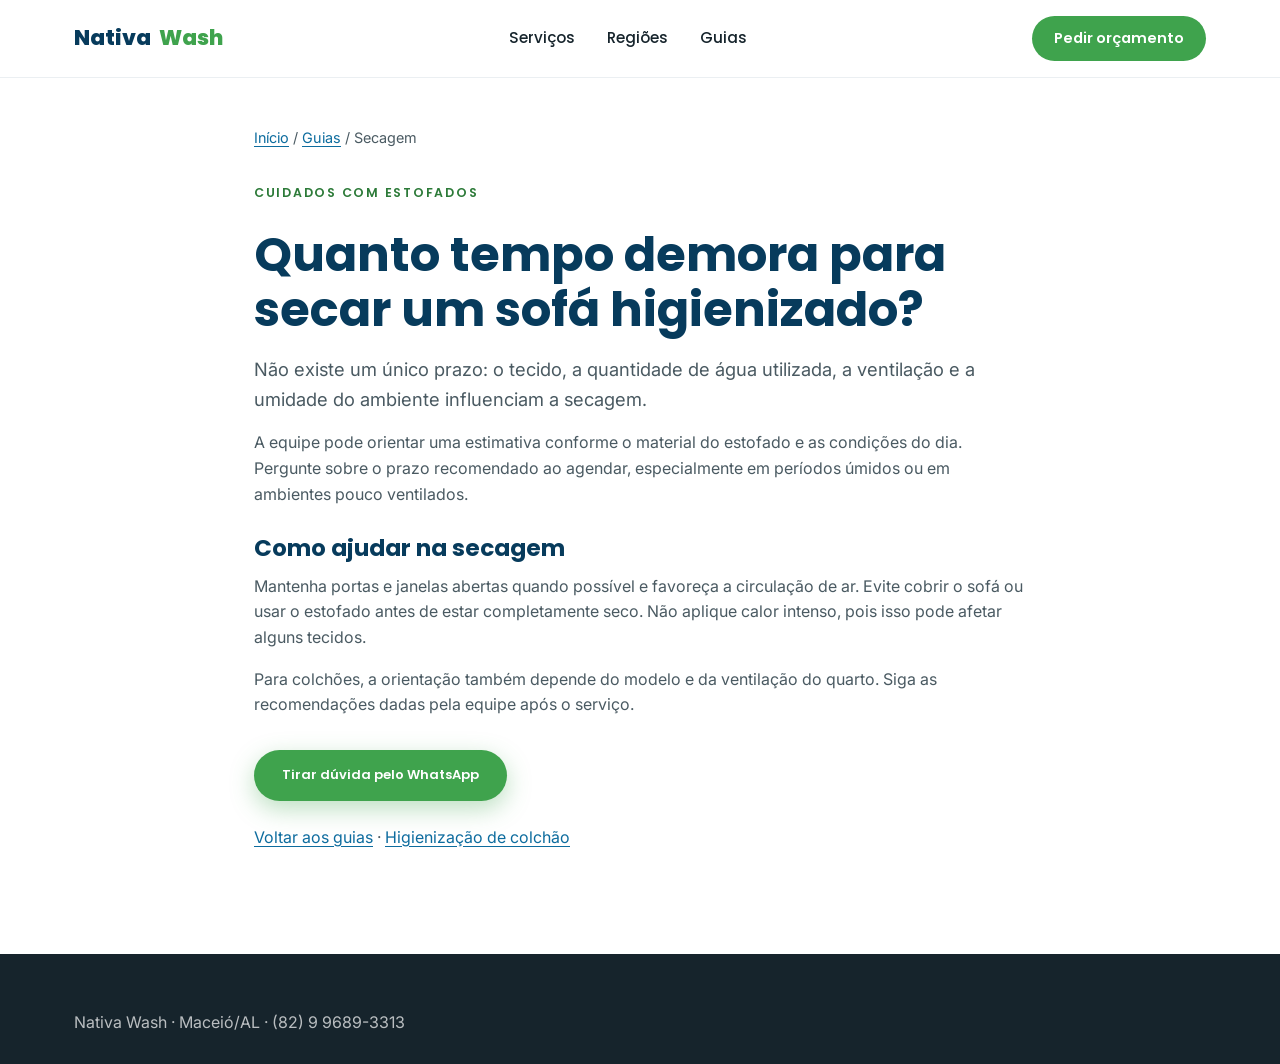
<file: blog/tempo-de-secagem.html>
<!DOCTYPE html>
<html lang="pt-BR">
<head>
  <meta charset="UTF-8">
  <meta name="viewport" content="width=device-width, initial-scale=1.0">
  <title>Tempo de Secagem do Sofá Higienizado | Nativa Wash</title>
  <meta name="description" content="O tempo de secagem após higienizar um sofá varia com tecido, ventilação e umidade. Saiba como favorecer a circulação de ar.">
  <meta name="robots" content="index, follow">
  <link rel="canonical" href="https://nativa-wash.vercel.app/blog/tempo-de-secagem.html">
  <link rel="stylesheet" href="../style.css">
  <link rel="preconnect" href="https://fonts.googleapis.com">
  <link rel="preconnect" href="https://fonts.gstatic.com" crossorigin>
  <link href="https://fonts.googleapis.com/css2?family=Poppins:wght@400;500;600;700;800&family=Inter:wght@400;500;600;700&display=swap" rel="stylesheet">
  <script type="application/ld+json">
  {"@context":"https://schema.org","@type":"Article","headline":"Quanto tempo demora para secar um sofá higienizado?","author":{"@type":"Organization","name":"Nativa Wash"},"publisher":{"@type":"Organization","name":"Nativa Wash"},"mainEntityOfPage":"https://nativa-wash.vercel.app/blog/tempo-de-secagem.html"}
  </script>
</head>
<body>
<header><div class="nav-wrap"><a href="../index.html" class="logo">Nativa<span>Wash</span></a><nav class="nav-links"><a href="../index.html#servicos">Serviços</a><a href="../bairros-atendidos.html">Regiões</a><a href="../blog.html">Guias</a></nav><a href="https://wa.me/5582996893313" class="nav-cta">Pedir orçamento</a></div></header>
<main class="content-page"><div class="container article-content"><nav class="breadcrumbs" aria-label="Navegação estrutural"><a href="../index.html">Início</a> / <a href="../blog.html">Guias</a> / Secagem</nav><span class="eyebrow">Cuidados com estofados</span><h1>Quanto tempo demora para secar um sofá higienizado?</h1><p class="page-lead">Não existe um único prazo: o tecido, a quantidade de água utilizada, a ventilação e a umidade do ambiente influenciam a secagem.</p><p>A equipe pode orientar uma estimativa conforme o material do estofado e as condições do dia. Pergunte sobre o prazo recomendado ao agendar, especialmente em períodos úmidos ou em ambientes pouco ventilados.</p><h2>Como ajudar na secagem</h2><p>Mantenha portas e janelas abertas quando possível e favoreça a circulação de ar. Evite cobrir o sofá ou usar o estofado antes de estar completamente seco. Não aplique calor intenso, pois isso pode afetar alguns tecidos.</p><p>Para colchões, a orientação também depende do modelo e da ventilação do quarto. Siga as recomendações dadas pela equipe após o serviço.</p><a class="btn btn-primary" href="https://wa.me/5582996893313?text=Ol%C3%A1%2C%20quero%20saber%20sobre%20o%20tempo%20de%20secagem%20da%20higieniza%C3%A7%C3%A3o.">Tirar dúvida pelo WhatsApp</a><p><a href="../blog.html">Voltar aos guias</a> · <a href="../higienizacao-de-colchao.html">Higienização de colchão</a></p></div></main>
<footer><div class="container"><p>Nativa Wash · Maceió/AL · <a href="https://wa.me/5582996893313">(82) 9 9689-3313</a></p></div></footer>
</body>
</html>
</file>
<file: style.css>
:root{
  --blue-deep: #073B5C;
  --blue: #0D6C9E;
  --blue-light: #E8F3F9;
  --green: #3FA34D;
  --green-deep: #2C7A38;
  --sand: #F7F4EE;
  --ink: #16242C;
  --ink-soft: #4A5A62;
  --white: #FFFFFF;
  --font-display: 'Poppins', sans-serif;
  --font-body: 'Inter', sans-serif;
}

*{margin:0;padding:0;box-sizing:border-box;}

html{scroll-behavior:smooth;}

body{
  font-family: var(--font-body);
  color: var(--ink);
  background: var(--white);
  line-height: 1.6;
  overflow-x: hidden;
}

a{text-decoration:none;color:inherit;}
ul{list-style:none;}
img{max-width:100%;display:block;}

.container{
  max-width: 1180px;
  margin: 0 auto;
  padding: 0 24px;
}

h1,h2,h3,h4{
  font-family: var(--font-display);
  color: var(--blue-deep);
  line-height: 1.15;
}

.eyebrow{
  font-family: var(--font-display);
  font-weight: 600;
  font-size: 0.78rem;
  letter-spacing: 0.14em;
  text-transform: uppercase;
  color: var(--green-deep);
  display: inline-block;
  margin-bottom: 12px;
}

/* Header */
header{
  position: sticky;
  top: 0;
  z-index: 100;
  background: rgba(255,255,255,0.96);
  backdrop-filter: blur(8px);
  border-bottom: 1px solid rgba(7,59,92,0.08);
}

.nav-wrap{
  display: flex;
  align-items: center;
  justify-content: space-between;
  padding: 16px 24px;
  max-width: 1180px;
  margin: 0 auto;
}

.logo{
  font-family: var(--font-display);
  font-weight: 800;
  font-size: 1.35rem;
  color: var(--blue-deep);
  display: flex;
  align-items: center;
  gap: 8px;
}
.logo span{color: var(--green);}

.nav-links{
  display: flex;
  gap: 32px;
  font-family: var(--font-display);
  font-weight: 500;
  font-size: 0.95rem;
}
.nav-links a{
  color: var(--ink);
  transition: color 0.2s;
  position: relative;
}
.nav-links a:hover{color: var(--blue);}
.business-hours{margin-top:16px;color:rgba(255,255,255,0.9);font-size:0.95rem;}

.nav-cta{
  background: var(--green);
  color: var(--white) !important;
  padding: 11px 22px;
  border-radius: 100px;
  font-family: var(--font-display);
  font-weight: 600;
  font-size: 0.9rem;
  transition: background 0.2s, transform 0.2s;
  white-space: nowrap;
}
.nav-cta:hover{background: var(--green-deep); transform: translateY(-1px);}

.menu-toggle{display:none; background:none; border:none; cursor:pointer; padding:8px;}
.menu-toggle svg{width:26px;height:26px;color:var(--blue-deep);}

/* Hero */
.hero{
  position: relative;
  background: linear-gradient(160deg, var(--blue-deep) 0%, var(--blue) 65%);
  color: var(--white);
  padding: 76px 0 140px;
  overflow: hidden;
}

.hero::before{
  content:"";
  position: absolute;
  inset: 0;
  background-image:
    radial-gradient(circle at 15% 20%, rgba(255,255,255,0.07) 0%, transparent 45%),
    radial-gradient(circle at 85% 75%, rgba(63,163,77,0.18) 0%, transparent 50%);
  pointer-events: none;
}

.hero-grid{
  display: grid;
  grid-template-columns: 1.1fr 0.9fr;
  gap: 56px;
  align-items: center;
  position: relative;
  z-index: 2;
}

.hero h1{
  font-size: clamp(2.1rem, 4.2vw, 3.2rem);
  color: var(--white);
  font-weight: 700;
  margin-bottom: 20px;
}
.hero h1 em{
  font-style: normal;
  color: #A8E6B0;
}

.hero p.lead{
  font-size: 1.12rem;
  color: rgba(255,255,255,0.88);
  max-width: 480px;
  margin-bottom: 32px;
}

.hero-ctas{
  display: flex;
  gap: 14px;
  flex-wrap: wrap;
  margin-bottom: 36px;
}

.btn{
  font-family: var(--font-display);
  font-weight: 600;
  font-size: 13px;
  padding: 15px 28px;
  border-radius: 100px;
  display: inline-flex;
  align-items: center;
  gap: 9px;
  transition: transform 0.2s, box-shadow 0.2s, background 0.2s;
  border: none;
  cursor: pointer;
}
.btn-primary{
  background: var(--green);
  color: var(--white);
  box-shadow: 0 8px 24px rgba(63,163,77,0.35);
}
.btn-primary:hover{background: var(--green-deep); transform: translateY(-2px);}
.btn-ghost{
  background: rgba(255,255,255,0.12);
  color: var(--white);
  border: 1.5px solid rgba(255,255,255,0.4);
}
.btn-ghost:hover{background: rgba(255,255,255,0.2);}

.hero-trust{
  display: flex;
  align-items: center;
  gap: 14px;
  color: rgba(255,255,255,0.92);
  font-size: 0.92rem;
}
.stars{color:#FFC94A; font-size:1.05rem; letter-spacing:2px;}
.hero-trust b{font-family:var(--font-display); font-weight:700;}

.hero-photo{
  position: relative;
  border-radius: 24px;
  overflow: hidden;
  box-shadow: 0 30px 70px rgba(0,0,0,0.35);
  aspect-ratio: 1;
}
.hero-photo img{width:100%; height:100%; object-fit:cover;}
.hero-photo-badge{
  position: absolute;
  bottom: 18px;
  left: 18px;
  right: 18px;
  background: rgba(7,59,92,0.85);
  backdrop-filter: blur(6px);
  color: var(--white);
  padding: 14px 18px;
  border-radius: 14px;
  font-family: var(--font-display);
  font-size: 0.85rem;
  font-weight: 500;
  display: flex;
  align-items: center;
  gap: 10px;
}
.hero-photo-badge .dot{width:8px;height:8px;border-radius:50%;background:#A8E6B0;flex-shrink:0;}

.wave-divider{
  position: absolute;
  bottom: -1px;
  left: 0;
  width: 100%;
  line-height: 0;
  z-index: 3;
}
.wave-divider svg{width:100%; height:auto; display:block;}

/* Sections */
section{padding: 88px 0;}
.section-head{
  text-align: center;
  max-width: 640px;
  margin: 0 auto 52px;
}
.section-head h2{
  font-size: clamp(1.7rem, 3vw, 2.3rem);
  margin-bottom: 14px;
}
.section-head p{color: var(--ink-soft); font-size: 1.05rem;}

/* Services */
.services-section{background: var(--sand);}
.services-grid{
  display: grid;
  grid-template-columns: repeat(3, 1fr);
  gap: 24px;
}
.service-card{
  background: var(--white);
  border-radius: 18px;
  padding: 32px 26px;
  border: 1px solid rgba(7,59,92,0.07);
  transition: transform 0.25s, box-shadow 0.25s;
}
.service-card:hover{
  transform: translateY(-6px);
  box-shadow: 0 20px 40px rgba(7,59,92,0.1);
}
.service-icon{
  width: 52px; height: 52px;
  background: var(--blue-light);
  border-radius: 14px;
  display: flex; align-items:center; justify-content:center;
  margin-bottom: 18px;
  color: var(--blue);
}
.service-icon svg{width:26px;height:26px;}
.service-card h3{font-size: 1.15rem; margin-bottom: 10px;}
.service-card p{color: var(--ink-soft); font-size: 0.95rem;}
.service-card a{
  color: var(--green-deep);
  font-family: var(--font-display);
  font-weight: 600;
  font-size: 0.88rem;
  margin-top: 14px;
  display: inline-flex;
  align-items: center;
  gap: 6px;
}

/* Benefits strip */
.benefits{
  background: var(--blue-deep);
  color: var(--white);
  padding: 52px 0;
}
.benefits-grid{
  display: grid;
  grid-template-columns: repeat(4, 1fr);
  gap: 24px;
  text-align: center;
}
.benefit-item svg{width:32px;height:32px;color:#A8E6B0; margin-bottom:12px;}
.benefit-item p{font-family: var(--font-display); font-weight: 500; font-size: 0.95rem; color: rgba(255,255,255,0.92);}

/* Gallery / Resultados que falam por si */
#resultados-que-falam-por-si .gallery-grid,
.gallery-grid,
.gallery-masonry{
  display: grid;
  grid-template-columns: repeat(auto-fill, minmax(320px, 1fr));
  gap: 24px;
  justify-content: center;
  align-items: center;
  width: 100%;
}

#resultados-que-falam-por-si .gallery-grid a,
.gallery-grid a,
.gallery-masonry a{
  border-radius: 16px;
  overflow: hidden;
  position: relative;
  display: block;
  width: 100%;
  max-width: 380px;
  aspect-ratio: 4 / 3;
  margin: 0 auto;
}
.gallery-masonry a.gallery-image-full{aspect-ratio: 4 / 3;}
.gallery-masonry a.gallery-image-full img{object-fit: contain; background: var(--white);}

#resultados-que-falam-por-si img,
.gallery-grid img,
.gallery-masonry img{
  width: 100%;
  height: 100%;
  object-fit: cover;
  object-position: center;
  transition: transform 0.4s ease, box-shadow 0.4s ease;
}

#resultados-que-falam-por-si .gallery-grid a:hover img,
.gallery-grid a:hover img,
.gallery-masonry a:hover img{
  transform: scale(1.05);
}

#resultados-que-falam-por-si .gallery-grid a::after,
.gallery-grid a::after,
.gallery-masonry a::after{
  content: attr(data-label);
  position: absolute;
  left: 0; right: 0; bottom: 0;
  padding: 12px 14px;
  background: linear-gradient(to top, rgba(7,59,92,0.85), transparent);
  color: var(--white);
  font-family: var(--font-display);
  font-size: 0.82rem;
  font-weight: 500;
  opacity: 0;
  transition: opacity 0.3s;
  pointer-events: none;
}

#resultados-que-falam-por-si .gallery-grid a:hover::after,
.gallery-grid a:hover::after,
.gallery-masonry a:hover::after{
  opacity: 1;
}

/* Testimonials */
.testimonials-section{background: var(--sand);}
.testimonial-grid{
  display: grid;
  grid-template-columns: repeat(4, 1fr);
  gap: 22px;
}
.testimonial-card{
  background: var(--white);
  border-radius: 18px;
  padding: 28px 24px;
  border: 1px solid rgba(7,59,92,0.07);
}
.testimonial-card .stars{display:block; margin-bottom:14px;}
.testimonial-card p{font-size: 0.92rem; color: var(--ink); margin-bottom: 18px; min-height: 110px;}
.testimonial-name{font-family: var(--font-display); font-weight: 600; font-size: 0.9rem; color: var(--blue-deep);}

/* About */
.about-section{
  display: grid;
  grid-template-columns: 0.9fr 1.1fr;
  gap: 60px;
  align-items: center;
  padding: 20px;
}
.about-images{
  display: grid;
  grid-template-columns: 1fr 1fr;
  gap: 16px;
}
.about-images img{border-radius: 16px; aspect-ratio: 1; object-fit: cover;}
.about-images img:first-child{margin-top: 36px;}
.about-text .eyebrow{margin-bottom:14px;}
.about-text h2{font-size: clamp(1.6rem, 3vw, 2.1rem); margin-bottom: 20px;}
.about-text p{color: var(--ink-soft); margin-bottom: 16px;}

/* FAQ */
.faq-section{background: var(--sand);}
.faq-list{max-width: 760px; margin: 0 auto;}
.faq-item{
  background: var(--white);
  border-radius: 14px;
  margin-bottom: 14px;
  border: 1px solid rgba(7,59,92,0.07);
  overflow: hidden;
}
.faq-question{
  padding: 20px 24px;
  cursor: pointer;
  display: flex;
  justify-content: space-between;
  align-items: center;
  font-family: var(--font-display);
  font-weight: 600;
  font-size: 1rem;
  color: var(--blue-deep);
}
.faq-question svg{width:20px; height:20px; flex-shrink:0; transition: transform 0.25s; color: var(--green);}
.faq-item.open .faq-question svg{transform: rotate(45deg);}
.faq-answer{
  max-height: 0;
  overflow: hidden;
  transition: max-height 0.3s ease, padding 0.3s ease;
  padding: 0 24px;
  color: var(--ink-soft);
  font-size: 0.95rem;
}
.faq-item.open .faq-answer{max-height: 220px; padding: 0 24px 22px;}

/* Final CTA */
.final-cta{
  background: linear-gradient(135deg, var(--blue-deep), var(--blue));
  color: var(--white);
  text-align: center;
  padding: 80px 0;
  position: relative;
  overflow: hidden;
}
.final-cta::before{
  content:"";
  position: absolute; inset:0;
  background: radial-gradient(circle at 50% 0%, rgba(63,163,77,0.22), transparent 60%);
}
.final-cta-inner{position: relative; z-index:2; max-width: 620px; margin: 0 auto;}
.final-cta h2{color: var(--white); font-size: clamp(1.7rem, 3.2vw, 2.4rem); margin-bottom: 16px;}
.final-cta p{color: rgba(255,255,255,0.88); margin-bottom: 32px; font-size: 1.05rem;}
.final-cta-actions{display:flex; justify-content:center; align-items:center; gap:14px; flex-wrap:wrap;}
.btn-instagram{
  background: linear-gradient(45deg, #F58529 0%, #DD2A7B 48%, #8134AF 75%, #515BD4 100%);
  color: var(--white);
  box-shadow: 0 8px 24px rgba(221,42,123,0.3);
}
.btn-instagram:hover{background: linear-gradient(45deg, #D96F16 0%, #C51F68 48%, #702B99 75%, #414BC0 100%); transform: translateY(-2px);}

/* Footer */
footer{
  background: var(--ink);
  color: rgba(255,255,255,0.7);
  padding: 56px 0 28px;
}
.footer-grid{
  display: grid;
  grid-template-columns: 1.3fr 1fr 1fr 1fr;
  gap: 40px;
  margin-bottom: 40px;
}
.footer-logo{
  font-family: var(--font-display);
  font-weight: 800;
  font-size: 1.3rem;
  color: var(--white);
  margin-bottom: 14px;
}
.footer-logo span{color: #A8E6B0;}
footer h4{
  font-family: var(--font-display);
  color: var(--white);
  font-size: 0.92rem;
  margin-bottom: 16px;
  text-transform: uppercase;
  letter-spacing: 0.06em;
}
footer ul li{margin-bottom: 10px; font-size: 0.9rem;}
footer ul li a:hover{color: var(--white);}
.footer-bottom{
  border-top: 1px solid rgba(255,255,255,0.1);
  padding-top: 24px;
  font-size: 0.82rem;
  display: flex;
  justify-content: space-between;
  flex-wrap: wrap;
  gap: 12px;
}

/* WhatsApp floating button */
.wa-float{
  position: fixed;
  bottom: 24px;
  right: 24px;
  background: var(--green);
  color: var(--white);
  width: 60px; height: 60px;
  border-radius: 50%;
  display: flex; align-items:center; justify-content:center;
  box-shadow: 0 10px 30px rgba(63,163,77,0.45);
  z-index: 200;
  transition: transform 0.2s;
}
.wa-float:hover{transform: scale(1.08);}
.wa-float svg{width:28px;height:28px;}

/* Responsive */
@media (max-width: 900px){
  .nav-links{display:none;}
  .nav-links.active{
    display: flex;
    flex-direction: column;
    position: absolute;
    top: 100%;
    left: 0;
    width: 100%;
    background: var(--white);
    padding: 24px;
    box-shadow: 0 10px 25px rgba(7,59,92,0.12);
    border-bottom: 1px solid rgba(7,59,92,0.08);
    gap: 20px;
    z-index: 99;
  }
  .nav-cta{display:none;}
  .menu-toggle{display:block;}
  .menu-toggle.active svg {
    transform: rotate(90deg);
    color: var(--green);
  }
  .menu-toggle svg {
    transition: transform 0.2s, color 0.2s;
  }
  .hero-grid{grid-template-columns: 1fr; gap: 40px;}
  .hero-photo{max-width: 420px; margin: 0 auto; order:-1;}
  .services-grid{grid-template-columns: 1fr 1fr;}
  .benefits-grid{grid-template-columns: 1fr 1fr; gap:32px;}
  .testimonial-grid{grid-template-columns: 1fr 1fr;}
  .about-section{grid-template-columns: 1fr;}
  .about-images{order:-1;}
  .footer-grid{grid-template-columns: 1fr 1fr;}
}

@media (max-width: 560px){
  .container{padding-left:16px; padding-right:16px;}
  .services-grid{grid-template-columns: 1fr;}
  .benefits-grid{grid-template-columns: 1fr 1fr;}
  .testimonial-grid{grid-template-columns: 1fr;}
  .footer-grid{grid-template-columns: 1fr;}
  .hero-ctas{flex-direction: column;}
  .hero-ctas .btn,
  .final-cta-actions .btn{width:100%; justify-content:center;}
  .hero-trust{align-items:flex-start; flex-wrap:wrap; gap:6px 10px;}
  .hero-photo-badge{font-size:0.78rem; padding:12px 14px;}
  .neighborhood-map iframe{min-height:260px;}
  
  #resultados-que-falam-por-si .gallery-grid,
  .gallery-grid,
  .gallery-masonry{
    grid-template-columns: 1fr;
    gap: 20px;
  }
  
  #resultados-que-falam-por-si .gallery-grid a,
  .gallery-grid a,
  .gallery-masonry a{
    max-width: 100%;
    aspect-ratio: 4 / 3;
  }
}

/* Neighborhoods Section */
.neighborhoods-section {
  background: var(--white);
}
.neighborhoods-grid {
  display: grid;
  grid-template-columns: 1.1fr 0.9fr;
  gap: 40px;
  align-items: stretch;
}
.neighborhood-highlight {
  background: var(--sand);
  padding: 40px;
  border-radius: 20px;
  border: 1px solid rgba(7,59,92,0.06);
  display: flex;
  flex-direction: column;
  justify-content: center;
  align-items: flex-start;
}
.badge-district {
  background: var(--green);
  color: var(--white);
  font-family: var(--font-display);
  font-weight: 600;
  font-size: 0.75rem;
  text-transform: uppercase;
  padding: 4px 12px;
  border-radius: 100px;
  margin-bottom: 16px;
  letter-spacing: 0.05em;
}
.neighborhood-highlight h3 {
  font-size: 1.8rem;
  color: var(--blue-deep);
  margin-bottom: 16px;
  line-height: 1.25;
}
.neighborhood-highlight .desc-p {
  color: var(--ink-soft);
  font-size: 1.05rem;
  margin-bottom: 16px;
  line-height: 1.6;
}
.neighborhood-highlight .btn {
  margin-top: 12px;
}
.neighborhoods-list-card {
  background: var(--white);
  border: 1px solid rgba(7,59,92,0.08);
  border-radius: 20px;
  padding: 40px;
  box-shadow: 0 10px 30px rgba(7,59,92,0.03);
  display: flex;
  flex-direction: column;
  justify-content: space-between;
}
.neighborhoods-list-card h3 {
  font-size: 1.3rem;
  color: var(--blue-deep);
  margin-bottom: 24px;
}
.districts-list {
  display: flex;
  flex-direction: column;
  gap: 16px;
  margin-bottom: 30px;
  padding-left: 0;
}
.districts-list li {
  display: flex;
  align-items: center;
  gap: 12px;
  font-family: var(--font-display);
  font-weight: 500;
  color: var(--ink);
  font-size: 1.05rem;
}
.districts-list li svg {
  width: 20px;
  height: 20px;
  color: var(--green);
  flex-shrink: 0;
}
.other-cities-note {
  border-top: 1px solid rgba(7,59,92,0.08);
  padding-top: 20px;
  font-size: 0.92rem;
  color: var(--ink-soft);
}
.neighborhood-map {
  margin-top: 40px;
  display: grid;
  grid-template-columns: 0.8fr 1.2fr;
  gap: 28px;
  align-items: stretch;
  background: var(--blue-light);
  border-radius: 20px;
  overflow: hidden;
}
.neighborhood-map-info {
  padding: 40px;
  display: flex;
  flex-direction: column;
  justify-content: center;
}
.neighborhood-map-info h3 {font-size: 1.6rem; margin-bottom: 14px;}
.neighborhood-map-info p {color: var(--ink-soft); margin-bottom: 18px;}
.neighborhood-map-info address {font-style: normal; color: var(--blue-deep); font-weight: 600;}
.map-reviews-link{display:inline-block;margin-top:14px;color:var(--blue);font-weight:600;text-decoration:underline;text-underline-offset:3px;}
.neighborhood-map iframe {
  width: 100%;
  min-height: 320px;
  height: 100%;
  border: 0;
}

/* Responsive for Neighborhoods */
@media (max-width: 900px) {
  .neighborhoods-grid {
    grid-template-columns: 1fr;
    gap: 30px;
  }
  .neighborhood-highlight, .neighborhoods-list-card {
    padding: 30px 24px;
  }
  .neighborhood-map {grid-template-columns: 1fr; gap: 0;}
  .neighborhood-map-info {padding: 30px 24px;}
}

/* SEO content pages */
.content-page{min-height:65vh;padding:48px 0 88px;background:var(--white);}
.content-page h1{font-size:clamp(2rem, 4vw, 3rem);margin:12px 0 18px;}
.content-page h2{font-size:1.45rem;margin:30px 0 12px;}
.content-page p{color:var(--ink-soft);margin-bottom:16px;}
.content-page a:not(.btn){color:var(--blue);text-decoration:underline;text-underline-offset:3px;}
.breadcrumbs{font-size:0.9rem;color:var(--ink-soft);margin-bottom:30px;}
.breadcrumbs a{color:var(--blue);}
.page-lead{font-size:1.15rem;max-width:760px;margin:0 0 34px;}
.content-columns{display:grid;grid-template-columns:minmax(0, 2fr) minmax(220px, 0.8fr);gap:48px;align-items:start;}
.content-aside{padding:24px;background:var(--blue-light);border-left:4px solid var(--green);}
.content-aside h2:first-child{margin-top:0;}
.content-aside p:last-child{margin-bottom:0;}
.area-list,.article-list{display:grid;grid-template-columns:repeat(2,minmax(0,1fr));gap:20px;margin-top:36px;}
.area-list article,.article-list article{padding:24px 0;border-top:2px solid var(--green);}
.area-list h2,.article-list h2{margin:0 0 12px;}
.article-list .eyebrow{margin:0 0 10px;}
.area-note{margin-top:32px;}
.article-content{max-width:820px;}
.article-content h2{margin-top:28px;}
.article-content .btn{margin:16px 0 24px;}
@media (max-width: 560px){
  .content-columns,.area-list,.article-list{grid-template-columns:1fr;gap:24px;}
  .content-page{padding:34px 0 60px;}
}

/* Active Nav Link (Scroll Spy) */
.nav-links a.active-nav {
  color: var(--green) !important;
  font-weight: 600;
}
.nav-links a.active-nav::after {
  content: '';
  position: absolute;
  left: 0;
  bottom: -4px;
  width: 100%;
  height: 2px;
  background: var(--green);
  border-radius: 2px;
}

/* Lightbox Modal */
.lightbox-modal {
  display: none;
  position: fixed;
  z-index: 1000;
  left: 0;
  top: 0;
  width: 100%;
  height: 100%;
  background-color: rgba(22, 36, 44, 0.95);
  align-items: center;
  justify-content: center;
  opacity: 0;
  transition: opacity 0.3s ease;
}
.lightbox-modal.show {
  display: flex;
  opacity: 1;
}
.lightbox-content {
  max-width: 90%;
  max-height: 82%;
  border-radius: 12px;
  box-shadow: 0 10px 40px rgba(0,0,0,0.5);
  transform: scale(0.95);
  transition: transform 0.3s ease;
}
.lightbox-modal.show .lightbox-content {
  transform: scale(1);
}
.lightbox-close {
  position: absolute;
  top: 24px;
  right: 32px;
  color: var(--white);
  font-size: 40px;
  font-weight: 300;
  cursor: pointer;
  transition: color 0.2s;
  line-height: 1;
}
.lightbox-close:hover {
  color: var(--green);
}
#lightbox-caption {
  position: absolute;
  bottom: 30px;
  left: 0;
  width: 100%;
  text-align: center;
  color: var(--white);
  font-family: var(--font-display);
  font-weight: 500;
  font-size: 1.05rem;
  padding: 0 24px;
}
@media (max-width: 768px) {
  .lightbox-close {
    top: 16px;
    right: 20px;
    font-size: 36px;
  }
}
</file>
